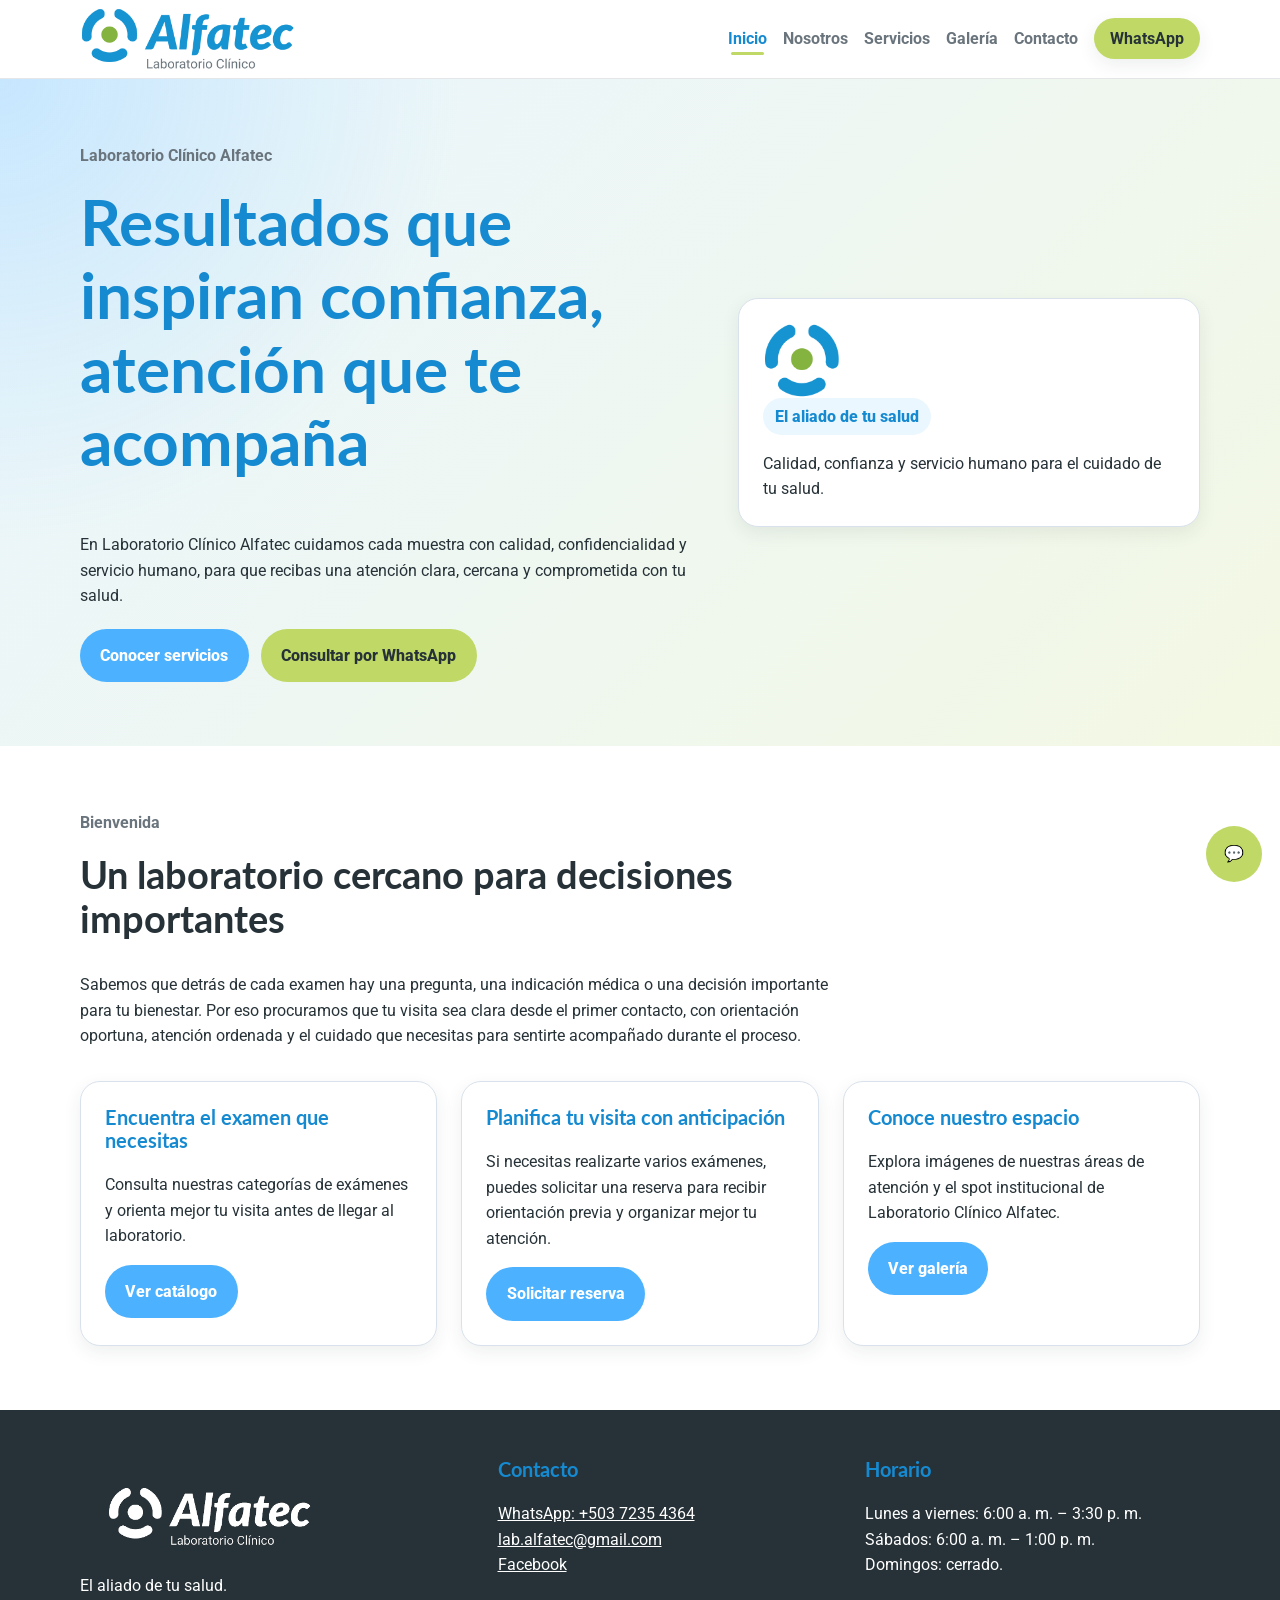
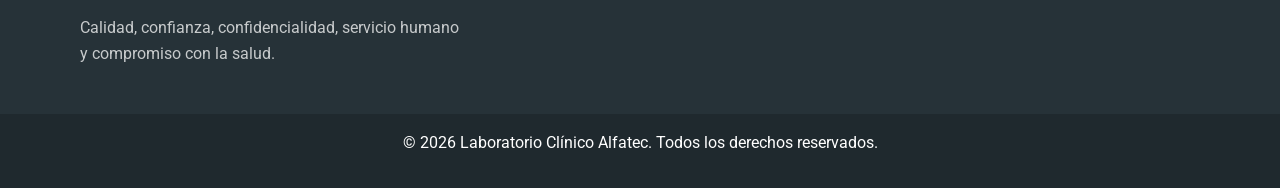
<file: index.html>
<!DOCTYPE html><html lang="en-US"><head><meta charset="UTF-8"><meta name="viewport" content="width=device-width, initial-scale=1.0"><meta name="description" content="Laboratorio Clínico Alfatec en Santa Rosa de Lima. Atención clínica cercana, resultados confiables y orientación para tus exámenes."><meta name="robots" content="index, follow"><meta name="theme-color" content="#4CB2FF"><meta property="og:title" content="Inicio | Laboratorio Clínico Alfatec"><meta property="og:description" content="Laboratorio Clínico Alfatec en Santa Rosa de Lima. Atención clínica cercana, resultados confiables y orientación para tus exámenes."><meta property="og:type" content="website"><meta property="og:site_name" content="Laboratorio Clínico Alfatec"><meta property="og:image" content="img/logo/alfatec_imagotipo_oficial.png"><meta name="twitter:card" content="summary_large_image"><meta name="twitter:title" content="Inicio | Laboratorio Clínico Alfatec"><meta name="twitter:description" content="Laboratorio Clínico Alfatec en Santa Rosa de Lima. Atención clínica cercana, resultados confiables y orientación para tus exámenes."><title>Inicio | Laboratorio Clínico Alfatec</title><link rel="preconnect" href="https://fonts.googleapis.com"><link rel="preconnect" href="https://fonts.gstatic.com" crossorigin><link href="https://fonts.googleapis.com/css2?family=Lato:wght@400;700;900&family=Roboto:wght@400;500;700&display=swap" rel="stylesheet"><link rel="icon" type="image/png" href="img/logo/alfatec_simbolo.png"><link rel="stylesheet" href="css/styles.css"><link rel="stylesheet" href="css/responsive.css"><script type="application/ld+json">{"@context":"https://schema.org","@type":"MedicalBusiness","name":"Laboratorio Clínico Alfatec","slogan":"El aliado de tu salud","telephone":"+503 7235 4364","email":"lab.alfatec@gmail.com","sameAs":["https://www.facebook.com/AlfatecLab/"],"address":{"@type":"PostalAddress","addressLocality":"Santa Rosa de Lima","addressCountry":"SV"},"openingHoursSpecification":[{"@type":"OpeningHoursSpecification","dayOfWeek":["Monday","Tuesday","Wednesday","Thursday","Friday"],"opens":"06:00","closes":"15:30"},{"@type":"OpeningHoursSpecification","dayOfWeek":"Saturday","opens":"06:00","closes":"13:00"}]}</script></head><body><a class="skip-link" href="#main-content">Saltar al contenido principal</a><header class="site-header"><div class="container header-content"><a class="brand" href="index.html" aria-label="Ir al inicio"><img src="img/logo/alfatec_imagotipo_oficial.png" alt="Laboratorio Clínico Alfatec" class="brand-logo"></a><button class="menu-toggle" aria-label="Abrir menú" aria-expanded="false" aria-controls="main-nav">☰</button><nav id="main-nav" class="main-nav" aria-label="Menú principal"><ul><li><a href="index.html" class="is-active" aria-current="page">Inicio</a></li><li><a href="nosotros.html">Nosotros</a></li><li class="has-submenu"><a href="servicios.html">Servicios</a><button class="submenu-toggle" type="button" aria-label="Mostrar opciones" aria-expanded="false">▾</button><ul class="submenu"><li><a href="catalogo.html">Catálogo</a></li><li><a href="registro.html">Registro</a></li><li><a href="reserva.html">Reserva</a></li></ul></li><li class="has-submenu"><a href="galeria.html">Galería</a><button class="submenu-toggle" type="button" aria-label="Mostrar opciones" aria-expanded="false">▾</button><ul class="submenu"><li><a href="spot.html">Spot</a></li></ul></li><li><a href="contacto.html">Contacto</a></li><li><a class="nav-whatsapp" href="https://wa.me/50372354364" target="_blank" rel="noopener">WhatsApp</a></li></ul></nav></div></header><main id="main-content"><section class="page-hero"><div class="container hero-layout"><div><p class="eyebrow">Laboratorio Clínico Alfatec</p><h1>Resultados que inspiran confianza, atención que te acompaña</h1><p>En Laboratorio Clínico Alfatec cuidamos cada muestra con calidad, confidencialidad y servicio humano, para que recibas una atención clara, cercana y comprometida con tu salud.</p><div class="hero-actions"><a class="btn btn-primary" href="servicios.html">Conocer servicios</a><a class="btn btn-accent" href="https://wa.me/50372354364" target="_blank" rel="noopener">Consultar por WhatsApp</a></div></div><div class="hero-card"><img src="img/logo/alfatec_simbolo.png" alt="Símbolo de Laboratorio Clínico Alfatec" class="hero-symbol"><p class="badge badge-primary">El aliado de tu salud</p><p class="mb-0">Calidad, confianza y servicio humano para el cuidado de tu salud.</p></div></div></section><section class="section"><div class="container"><div class="section-header"><p class="eyebrow">Bienvenida</p><h2>Un laboratorio cercano para decisiones importantes</h2><p>Sabemos que detrás de cada examen hay una pregunta, una indicación médica o una decisión importante para tu bienestar. Por eso procuramos que tu visita sea clara desde el primer contacto, con orientación oportuna, atención ordenada y el cuidado que necesitas para sentirte acompañado durante el proceso.</p></div><div class="grid grid-3"><article class="card"><h3>Encuentra el examen que necesitas</h3><p>Consulta nuestras categorías de exámenes y orienta mejor tu visita antes de llegar al laboratorio.</p><a class="btn btn-primary" href="catalogo.html">Ver catálogo</a></article><article class="card"><h3>Planifica tu visita con anticipación</h3><p>Si necesitas realizarte varios exámenes, puedes solicitar una reserva para recibir orientación previa y organizar mejor tu atención.</p><a class="btn btn-primary" href="reserva.html">Solicitar reserva</a></article><article class="card"><h3>Conoce nuestro espacio</h3><p>Explora imágenes de nuestras áreas de atención y el spot institucional de Laboratorio Clínico Alfatec.</p><a class="btn btn-primary" href="galeria.html">Ver galería</a></article></div></div></section></main><footer class="site-footer"><div class="container footer-grid"><div><img src="img/logo/alfatec_imagotipo_invertido.png" alt="Laboratorio Clínico Alfatec" class="footer-logo footer-logo-inverted"><p>El aliado de tu salud.</p><p class="text-footer-muted">Calidad, confianza, confidencialidad, servicio humano y compromiso con la salud.</p></div><div><h3>Contacto</h3><ul class="footer-list"><li><a href="https://wa.me/50372354364" target="_blank" rel="noopener">WhatsApp: +503 7235 4364</a></li><li><a href="mailto:lab.alfatec@gmail.com">lab.alfatec@gmail.com</a></li><li><a href="https://www.facebook.com/AlfatecLab/" target="_blank" rel="noopener">Facebook</a></li></ul></div><div><h3>Horario</h3><ul class="footer-list"><li>Lunes a viernes: 6:00 a. m. – 3:30 p. m.</li><li>Sábados: 6:00 a. m. – 1:00 p. m.</li><li>Domingos: cerrado.</li></ul></div></div><div class="footer-bottom"><p>&copy; 2026 Laboratorio Clínico Alfatec. Todos los derechos reservados.</p></div></footer><a class="floating-whatsapp" href="https://wa.me/50372354364" target="_blank" rel="noopener" aria-label="Contactar por WhatsApp">💬</a><button class="back-to-top" type="button" aria-label="Volver arriba">↑</button><script src="js/main.js"></script></body></html>
</file>
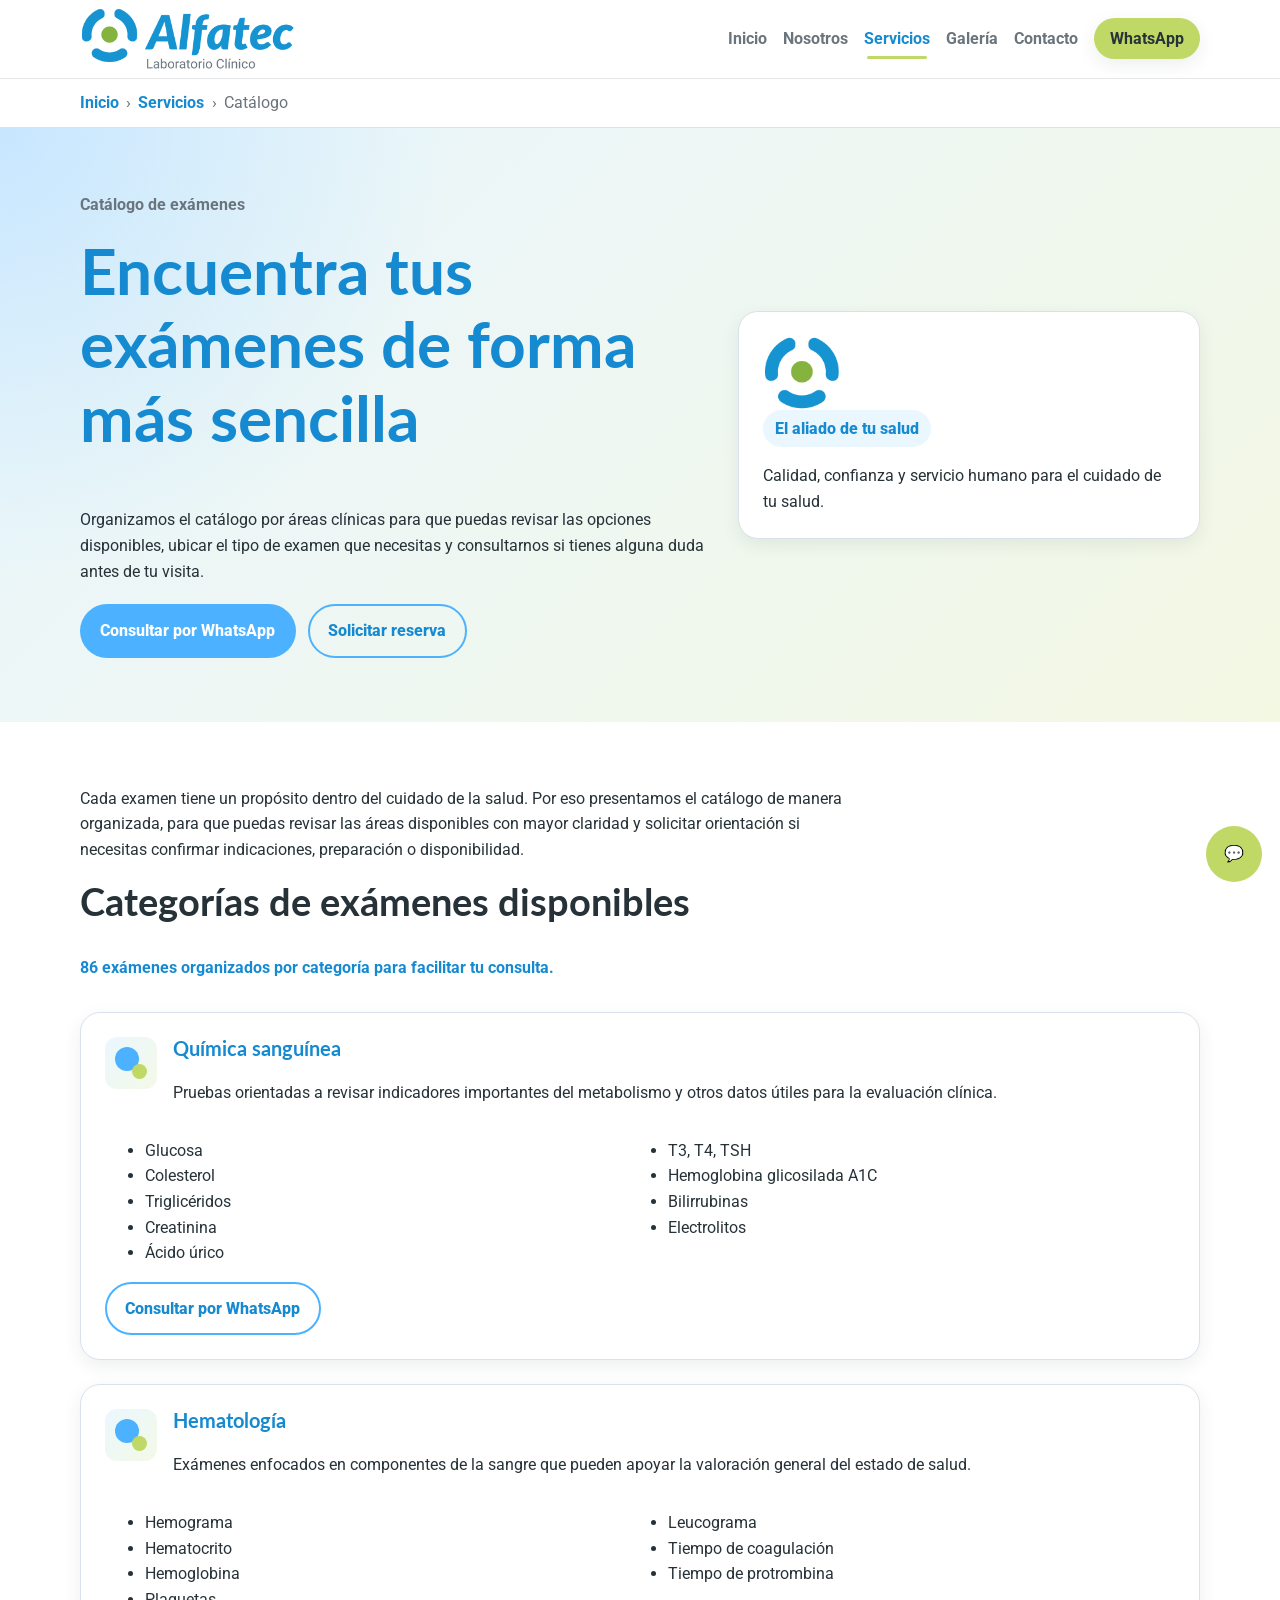
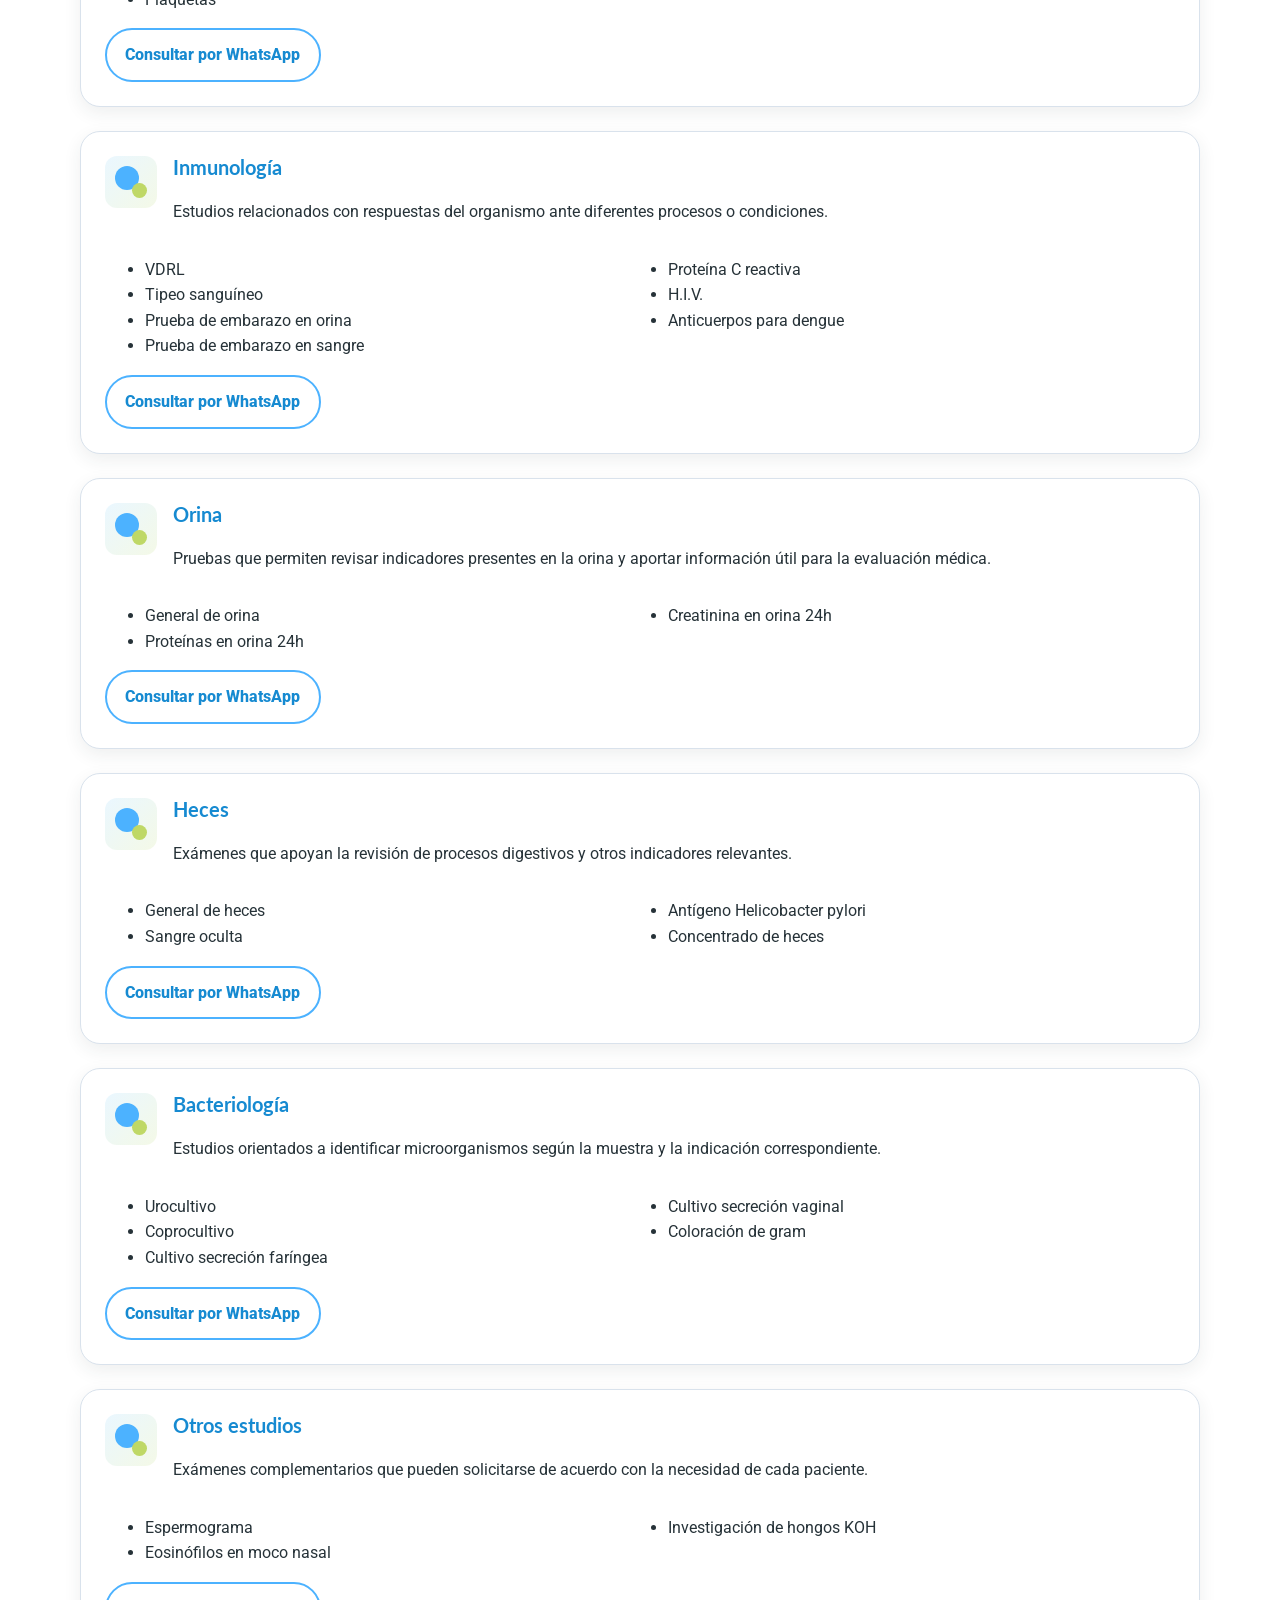
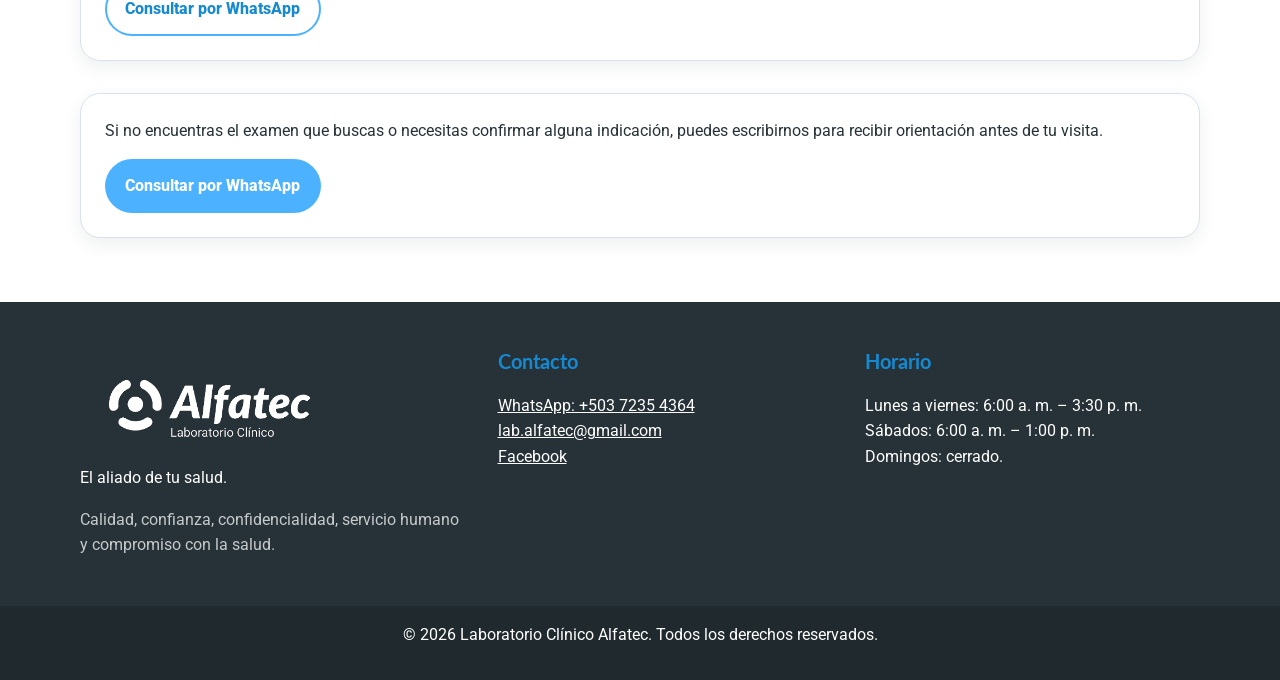
<file: catalogo.html>
<!DOCTYPE html><html lang="en-US"><head><meta charset="UTF-8"><meta name="viewport" content="width=device-width, initial-scale=1.0"><meta name="description" content="Catálogo de exámenes clínicos organizado por categorías para facilitar tu consulta."><meta name="robots" content="index, follow"><meta name="theme-color" content="#4CB2FF"><meta property="og:title" content="Catálogo | Laboratorio Clínico Alfatec"><meta property="og:description" content="Catálogo de exámenes clínicos organizado por categorías para facilitar tu consulta."><meta property="og:type" content="website"><meta property="og:site_name" content="Laboratorio Clínico Alfatec"><meta property="og:image" content="img/logo/alfatec_imagotipo_oficial.png"><meta name="twitter:card" content="summary_large_image"><meta name="twitter:title" content="Catálogo | Laboratorio Clínico Alfatec"><meta name="twitter:description" content="Catálogo de exámenes clínicos organizado por categorías para facilitar tu consulta."><title>Catálogo | Laboratorio Clínico Alfatec</title><link rel="preconnect" href="https://fonts.googleapis.com"><link rel="preconnect" href="https://fonts.gstatic.com" crossorigin><link href="https://fonts.googleapis.com/css2?family=Lato:wght@400;700;900&family=Roboto:wght@400;500;700&display=swap" rel="stylesheet"><link rel="icon" type="image/png" href="img/logo/alfatec_simbolo.png"><link rel="stylesheet" href="css/styles.css"><link rel="stylesheet" href="css/responsive.css"><script type="application/ld+json">{"@context":"https://schema.org","@type":"MedicalBusiness","name":"Laboratorio Clínico Alfatec","slogan":"El aliado de tu salud","telephone":"+503 7235 4364","email":"lab.alfatec@gmail.com","sameAs":["https://www.facebook.com/AlfatecLab/"],"address":{"@type":"PostalAddress","addressLocality":"Santa Rosa de Lima","addressCountry":"SV"},"openingHoursSpecification":[{"@type":"OpeningHoursSpecification","dayOfWeek":["Monday","Tuesday","Wednesday","Thursday","Friday"],"opens":"06:00","closes":"15:30"},{"@type":"OpeningHoursSpecification","dayOfWeek":"Saturday","opens":"06:00","closes":"13:00"}]}</script></head><body><a class="skip-link" href="#main-content">Saltar al contenido principal</a><header class="site-header"><div class="container header-content"><a class="brand" href="index.html" aria-label="Ir al inicio"><img src="img/logo/alfatec_imagotipo_oficial.png" alt="Laboratorio Clínico Alfatec" class="brand-logo"></a><button class="menu-toggle" aria-label="Abrir menú" aria-expanded="false" aria-controls="main-nav">☰</button><nav id="main-nav" class="main-nav" aria-label="Menú principal"><ul><li><a href="index.html">Inicio</a></li><li><a href="nosotros.html">Nosotros</a></li><li class="has-submenu"><a href="servicios.html" class="is-active">Servicios</a><button class="submenu-toggle" type="button" aria-label="Mostrar opciones" aria-expanded="false">▾</button><ul class="submenu"><li><a href="catalogo.html">Catálogo</a></li><li><a href="registro.html">Registro</a></li><li><a href="reserva.html">Reserva</a></li></ul></li><li class="has-submenu"><a href="galeria.html">Galería</a><button class="submenu-toggle" type="button" aria-label="Mostrar opciones" aria-expanded="false">▾</button><ul class="submenu"><li><a href="spot.html">Spot</a></li></ul></li><li><a href="contacto.html">Contacto</a></li><li><a class="nav-whatsapp" href="https://wa.me/50372354364" target="_blank" rel="noopener">WhatsApp</a></li></ul></nav></div></header><nav class="breadcrumb" aria-label="Ruta de navegación"><div class="container"><ol><li><a href="index.html">Inicio</a></li><li><a href="servicios.html">Servicios</a></li><li aria-current="page">Catálogo</li></ol></div></nav><main id="main-content"><section class="page-hero"><div class="container hero-layout"><div><p class="eyebrow">Catálogo de exámenes</p><h1>Encuentra tus exámenes de forma más sencilla</h1><p>Organizamos el catálogo por áreas clínicas para que puedas revisar las opciones disponibles, ubicar el tipo de examen que necesitas y consultarnos si tienes alguna duda antes de tu visita.</p><div class="hero-actions"><a class="btn btn-primary" href="https://wa.me/50372354364" target="_blank" rel="noopener">Consultar por WhatsApp</a><a class="btn btn-outline" href="reserva.html">Solicitar reserva</a></div></div><div class="hero-card"><img src="img/logo/alfatec_simbolo.png" alt="Símbolo de Laboratorio Clínico Alfatec" class="hero-symbol"><p class="badge badge-primary">El aliado de tu salud</p><p class="mb-0">Calidad, confianza y servicio humano para el cuidado de tu salud.</p></div></div></section><section class="section"><div class="container"><div class="section-header"><p>Cada examen tiene un propósito dentro del cuidado de la salud. Por eso presentamos el catálogo de manera organizada, para que puedas revisar las áreas disponibles con mayor claridad y solicitar orientación si necesitas confirmar indicaciones, preparación o disponibilidad.</p><h2>Categorías de exámenes disponibles</h2><p class="counter-text">86 exámenes organizados por categoría para facilitar tu consulta.</p></div><div class="catalog-grid"><article class="card catalog-card"><div class="catalog-card-header"><span class="card-icon abstract-icon" aria-hidden="true"></span><div><h3>Química sanguínea</h3><p>Pruebas orientadas a revisar indicadores importantes del metabolismo y otros datos útiles para la evaluación clínica.</p></div></div><ul class="catalog-list"><li>Glucosa</li><li>Colesterol</li><li>Triglicéridos</li><li>Creatinina</li><li>Ácido úrico</li><li>T3, T4, TSH</li><li>Hemoglobina glicosilada A1C</li><li>Bilirrubinas</li><li>Electrolitos</li></ul><a class="btn btn-outline" href="https://wa.me/50372354364" target="_blank" rel="noopener">Consultar por WhatsApp</a></article><article class="card catalog-card"><div class="catalog-card-header"><span class="card-icon abstract-icon" aria-hidden="true"></span><div><h3>Hematología</h3><p>Exámenes enfocados en componentes de la sangre que pueden apoyar la valoración general del estado de salud.</p></div></div><ul class="catalog-list"><li>Hemograma</li><li>Hematocrito</li><li>Hemoglobina</li><li>Plaquetas</li><li>Leucograma</li><li>Tiempo de coagulación</li><li>Tiempo de protrombina</li></ul><a class="btn btn-outline" href="https://wa.me/50372354364" target="_blank" rel="noopener">Consultar por WhatsApp</a></article><article class="card catalog-card"><div class="catalog-card-header"><span class="card-icon abstract-icon" aria-hidden="true"></span><div><h3>Inmunología</h3><p>Estudios relacionados con respuestas del organismo ante diferentes procesos o condiciones.</p></div></div><ul class="catalog-list"><li>VDRL</li><li>Tipeo sanguíneo</li><li>Prueba de embarazo en orina</li><li>Prueba de embarazo en sangre</li><li>Proteína C reactiva</li><li>H.I.V.</li><li>Anticuerpos para dengue</li></ul><a class="btn btn-outline" href="https://wa.me/50372354364" target="_blank" rel="noopener">Consultar por WhatsApp</a></article><article class="card catalog-card"><div class="catalog-card-header"><span class="card-icon abstract-icon" aria-hidden="true"></span><div><h3>Orina</h3><p>Pruebas que permiten revisar indicadores presentes en la orina y aportar información útil para la evaluación médica.</p></div></div><ul class="catalog-list"><li>General de orina</li><li>Proteínas en orina 24h</li><li>Creatinina en orina 24h</li></ul><a class="btn btn-outline" href="https://wa.me/50372354364" target="_blank" rel="noopener">Consultar por WhatsApp</a></article><article class="card catalog-card"><div class="catalog-card-header"><span class="card-icon abstract-icon" aria-hidden="true"></span><div><h3>Heces</h3><p>Exámenes que apoyan la revisión de procesos digestivos y otros indicadores relevantes.</p></div></div><ul class="catalog-list"><li>General de heces</li><li>Sangre oculta</li><li>Antígeno Helicobacter pylori</li><li>Concentrado de heces</li></ul><a class="btn btn-outline" href="https://wa.me/50372354364" target="_blank" rel="noopener">Consultar por WhatsApp</a></article><article class="card catalog-card"><div class="catalog-card-header"><span class="card-icon abstract-icon" aria-hidden="true"></span><div><h3>Bacteriología</h3><p>Estudios orientados a identificar microorganismos según la muestra y la indicación correspondiente.</p></div></div><ul class="catalog-list"><li>Urocultivo</li><li>Coprocultivo</li><li>Cultivo secreción faríngea</li><li>Cultivo secreción vaginal</li><li>Coloración de gram</li></ul><a class="btn btn-outline" href="https://wa.me/50372354364" target="_blank" rel="noopener">Consultar por WhatsApp</a></article><article class="card catalog-card"><div class="catalog-card-header"><span class="card-icon abstract-icon" aria-hidden="true"></span><div><h3>Otros estudios</h3><p>Exámenes complementarios que pueden solicitarse de acuerdo con la necesidad de cada paciente.</p></div></div><ul class="catalog-list"><li>Espermograma</li><li>Eosinófilos en moco nasal</li><li>Investigación de hongos KOH</li></ul><a class="btn btn-outline" href="https://wa.me/50372354364" target="_blank" rel="noopener">Consultar por WhatsApp</a></article></div><div class="closing-card"><p>Si no encuentras el examen que buscas o necesitas confirmar alguna indicación, puedes escribirnos para recibir orientación antes de tu visita.</p><a class="btn btn-primary" href="https://wa.me/50372354364" target="_blank" rel="noopener">Consultar por WhatsApp</a></div></div></section></main><footer class="site-footer"><div class="container footer-grid"><div><img src="img/logo/alfatec_imagotipo_invertido.png" alt="Laboratorio Clínico Alfatec" class="footer-logo footer-logo-inverted"><p>El aliado de tu salud.</p><p class="text-footer-muted">Calidad, confianza, confidencialidad, servicio humano y compromiso con la salud.</p></div><div><h3>Contacto</h3><ul class="footer-list"><li><a href="https://wa.me/50372354364" target="_blank" rel="noopener">WhatsApp: +503 7235 4364</a></li><li><a href="mailto:lab.alfatec@gmail.com">lab.alfatec@gmail.com</a></li><li><a href="https://www.facebook.com/AlfatecLab/" target="_blank" rel="noopener">Facebook</a></li></ul></div><div><h3>Horario</h3><ul class="footer-list"><li>Lunes a viernes: 6:00 a. m. – 3:30 p. m.</li><li>Sábados: 6:00 a. m. – 1:00 p. m.</li><li>Domingos: cerrado.</li></ul></div></div><div class="footer-bottom"><p>&copy; 2026 Laboratorio Clínico Alfatec. Todos los derechos reservados.</p></div></footer><a class="floating-whatsapp" href="https://wa.me/50372354364" target="_blank" rel="noopener" aria-label="Contactar por WhatsApp">💬</a><button class="back-to-top" type="button" aria-label="Volver arriba">↑</button><script src="js/main.js"></script></body></html>
</file>
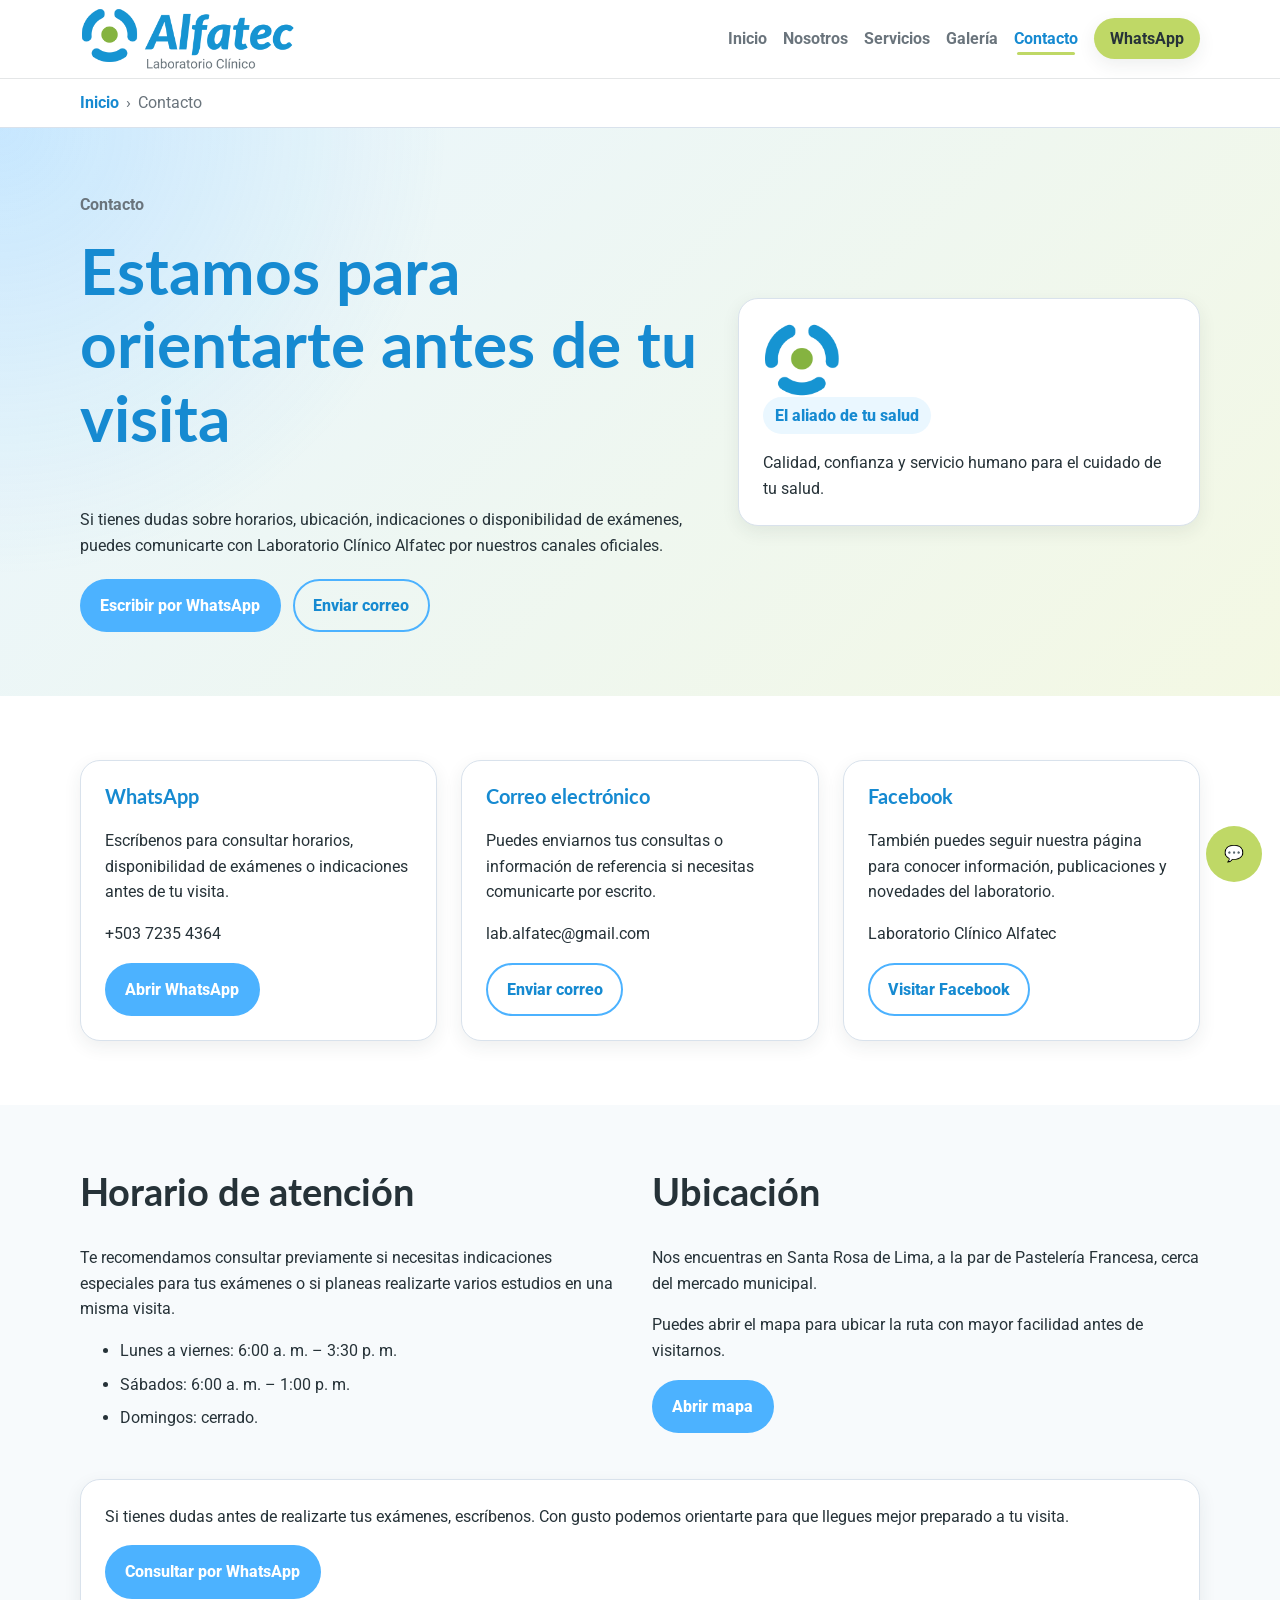
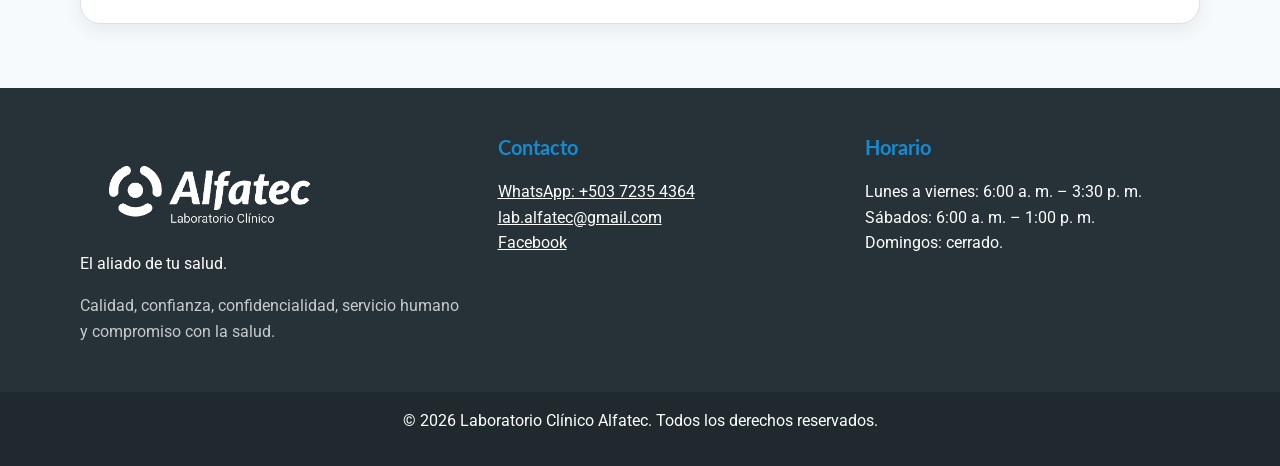
<file: contacto.html>
<!DOCTYPE html><html lang="en-US"><head><meta charset="UTF-8"><meta name="viewport" content="width=device-width, initial-scale=1.0"><meta name="description" content="Canales de contacto, horario y ubicación de Laboratorio Clínico Alfatec."><meta name="robots" content="index, follow"><meta name="theme-color" content="#4CB2FF"><meta property="og:title" content="Contacto | Laboratorio Clínico Alfatec"><meta property="og:description" content="Canales de contacto, horario y ubicación de Laboratorio Clínico Alfatec."><meta property="og:type" content="website"><meta property="og:site_name" content="Laboratorio Clínico Alfatec"><meta property="og:image" content="img/logo/alfatec_imagotipo_oficial.png"><meta name="twitter:card" content="summary_large_image"><meta name="twitter:title" content="Contacto | Laboratorio Clínico Alfatec"><meta name="twitter:description" content="Canales de contacto, horario y ubicación de Laboratorio Clínico Alfatec."><title>Contacto | Laboratorio Clínico Alfatec</title><link rel="preconnect" href="https://fonts.googleapis.com"><link rel="preconnect" href="https://fonts.gstatic.com" crossorigin><link href="https://fonts.googleapis.com/css2?family=Lato:wght@400;700;900&family=Roboto:wght@400;500;700&display=swap" rel="stylesheet"><link rel="icon" type="image/png" href="img/logo/alfatec_simbolo.png"><link rel="stylesheet" href="css/styles.css"><link rel="stylesheet" href="css/responsive.css"><script type="application/ld+json">{"@context":"https://schema.org","@type":"MedicalBusiness","name":"Laboratorio Clínico Alfatec","slogan":"El aliado de tu salud","telephone":"+503 7235 4364","email":"lab.alfatec@gmail.com","sameAs":["https://www.facebook.com/AlfatecLab/"],"address":{"@type":"PostalAddress","addressLocality":"Santa Rosa de Lima","addressCountry":"SV"},"openingHoursSpecification":[{"@type":"OpeningHoursSpecification","dayOfWeek":["Monday","Tuesday","Wednesday","Thursday","Friday"],"opens":"06:00","closes":"15:30"},{"@type":"OpeningHoursSpecification","dayOfWeek":"Saturday","opens":"06:00","closes":"13:00"}]}</script></head><body><a class="skip-link" href="#main-content">Saltar al contenido principal</a><header class="site-header"><div class="container header-content"><a class="brand" href="index.html" aria-label="Ir al inicio"><img src="img/logo/alfatec_imagotipo_oficial.png" alt="Laboratorio Clínico Alfatec" class="brand-logo"></a><button class="menu-toggle" aria-label="Abrir menú" aria-expanded="false" aria-controls="main-nav">☰</button><nav id="main-nav" class="main-nav" aria-label="Menú principal"><ul><li><a href="index.html">Inicio</a></li><li><a href="nosotros.html">Nosotros</a></li><li class="has-submenu"><a href="servicios.html">Servicios</a><button class="submenu-toggle" type="button" aria-label="Mostrar opciones" aria-expanded="false">▾</button><ul class="submenu"><li><a href="catalogo.html">Catálogo</a></li><li><a href="registro.html">Registro</a></li><li><a href="reserva.html">Reserva</a></li></ul></li><li class="has-submenu"><a href="galeria.html">Galería</a><button class="submenu-toggle" type="button" aria-label="Mostrar opciones" aria-expanded="false">▾</button><ul class="submenu"><li><a href="spot.html">Spot</a></li></ul></li><li><a href="contacto.html" class="is-active" aria-current="page">Contacto</a></li><li><a class="nav-whatsapp" href="https://wa.me/50372354364" target="_blank" rel="noopener">WhatsApp</a></li></ul></nav></div></header><nav class="breadcrumb" aria-label="Ruta de navegación"><div class="container"><ol><li><a href="index.html">Inicio</a></li><li aria-current="page">Contacto</li></ol></div></nav><main id="main-content"><section class="page-hero"><div class="container hero-layout"><div><p class="eyebrow">Contacto</p><h1>Estamos para orientarte antes de tu visita</h1><p>Si tienes dudas sobre horarios, ubicación, indicaciones o disponibilidad de exámenes, puedes comunicarte con Laboratorio Clínico Alfatec por nuestros canales oficiales.</p><div class="hero-actions"><a class="btn btn-primary" href="https://wa.me/50372354364" target="_blank" rel="noopener">Escribir por WhatsApp</a><a class="btn btn-outline" href="mailto:lab.alfatec@gmail.com">Enviar correo</a></div></div><div class="hero-card"><img src="img/logo/alfatec_simbolo.png" alt="Símbolo de Laboratorio Clínico Alfatec" class="hero-symbol"><p class="badge badge-primary">El aliado de tu salud</p><p class="mb-0">Calidad, confianza y servicio humano para el cuidado de tu salud.</p></div></div></section><section class="section"><div class="container"><div class="grid grid-3"><article class="card"><h3>WhatsApp</h3><p>Escríbenos para consultar horarios, disponibilidad de exámenes o indicaciones antes de tu visita.</p><p>+503 7235 4364</p><a class="btn btn-primary" href="https://wa.me/50372354364" target="_blank" rel="noopener">Abrir WhatsApp</a></article><article class="card"><h3>Correo electrónico</h3><p>Puedes enviarnos tus consultas o información de referencia si necesitas comunicarte por escrito.</p><p>lab.alfatec@gmail.com</p><a class="btn btn-outline" href="mailto:lab.alfatec@gmail.com">Enviar correo</a></article><article class="card"><h3>Facebook</h3><p>También puedes seguir nuestra página para conocer información, publicaciones y novedades del laboratorio.</p><p>Laboratorio Clínico Alfatec</p><a class="btn btn-outline" href="https://www.facebook.com/AlfatecLab/" target="_blank" rel="noopener">Visitar Facebook</a></article></div></div></section><section class="section section-soft"><div class="container"><div class="grid grid-2"><div><h2>Horario de atención</h2><p>Te recomendamos consultar previamente si necesitas indicaciones especiales para tus exámenes o si planeas realizarte varios estudios en una misma visita.</p><ul class="card-list"><li>Lunes a viernes: 6:00 a. m. – 3:30 p. m.</li><li>Sábados: 6:00 a. m. – 1:00 p. m.</li><li>Domingos: cerrado.</li></ul></div><div><h2>Ubicación</h2><p>Nos encuentras en Santa Rosa de Lima, a la par de Pastelería Francesa, cerca del mercado municipal.</p><p>Puedes abrir el mapa para ubicar la ruta con mayor facilidad antes de visitarnos.</p><a class="btn btn-primary" href="https://maps.app.goo.gl/udijSgWUCnwWKNxc7" target="_blank" rel="noopener">Abrir mapa</a></div></div><div class="closing-card"><p>Si tienes dudas antes de realizarte tus exámenes, escríbenos. Con gusto podemos orientarte para que llegues mejor preparado a tu visita.</p><a class="btn btn-primary" href="https://wa.me/50372354364" target="_blank" rel="noopener">Consultar por WhatsApp</a></div></div></section></main><footer class="site-footer"><div class="container footer-grid"><div><img src="img/logo/alfatec_imagotipo_invertido.png" alt="Laboratorio Clínico Alfatec" class="footer-logo footer-logo-inverted"><p>El aliado de tu salud.</p><p class="text-footer-muted">Calidad, confianza, confidencialidad, servicio humano y compromiso con la salud.</p></div><div><h3>Contacto</h3><ul class="footer-list"><li><a href="https://wa.me/50372354364" target="_blank" rel="noopener">WhatsApp: +503 7235 4364</a></li><li><a href="mailto:lab.alfatec@gmail.com">lab.alfatec@gmail.com</a></li><li><a href="https://www.facebook.com/AlfatecLab/" target="_blank" rel="noopener">Facebook</a></li></ul></div><div><h3>Horario</h3><ul class="footer-list"><li>Lunes a viernes: 6:00 a. m. – 3:30 p. m.</li><li>Sábados: 6:00 a. m. – 1:00 p. m.</li><li>Domingos: cerrado.</li></ul></div></div><div class="footer-bottom"><p>&copy; 2026 Laboratorio Clínico Alfatec. Todos los derechos reservados.</p></div></footer><a class="floating-whatsapp" href="https://wa.me/50372354364" target="_blank" rel="noopener" aria-label="Contactar por WhatsApp">💬</a><button class="back-to-top" type="button" aria-label="Volver arriba">↑</button><script src="js/main.js"></script></body></html>
</file>
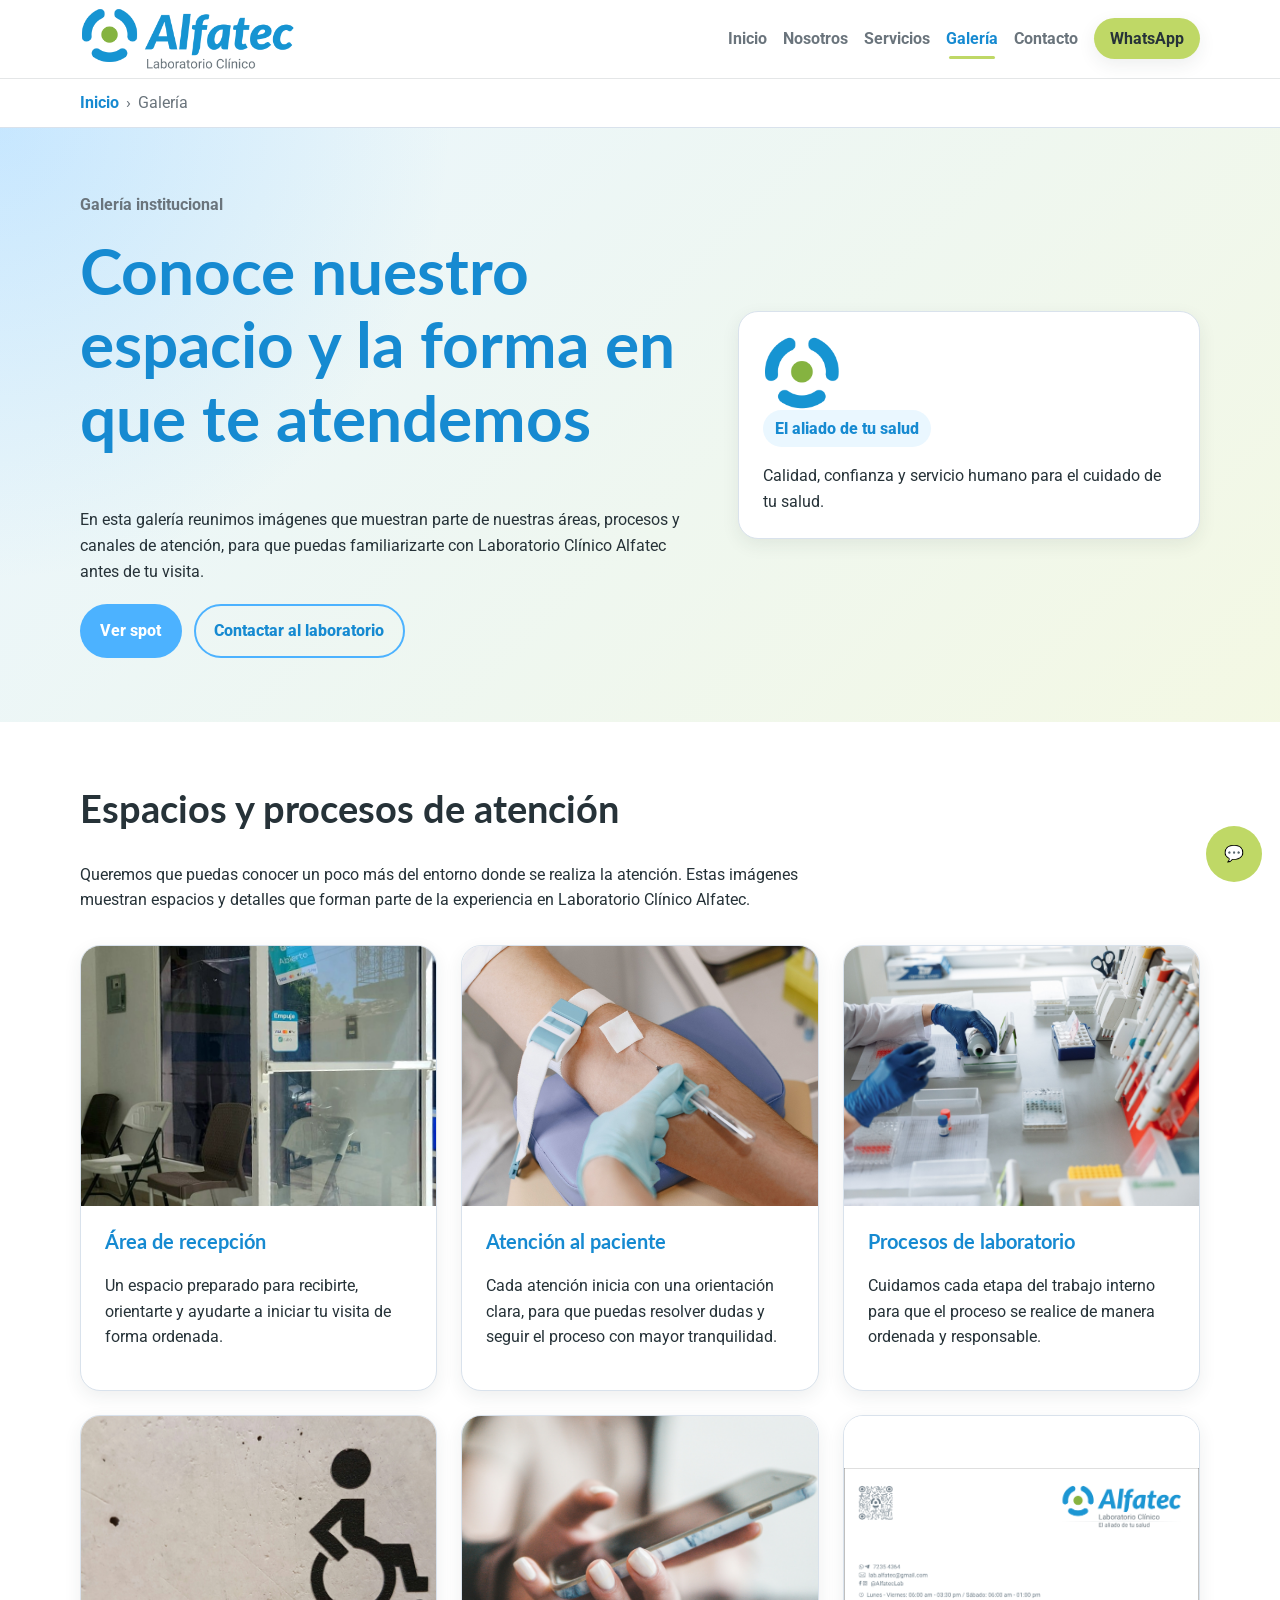
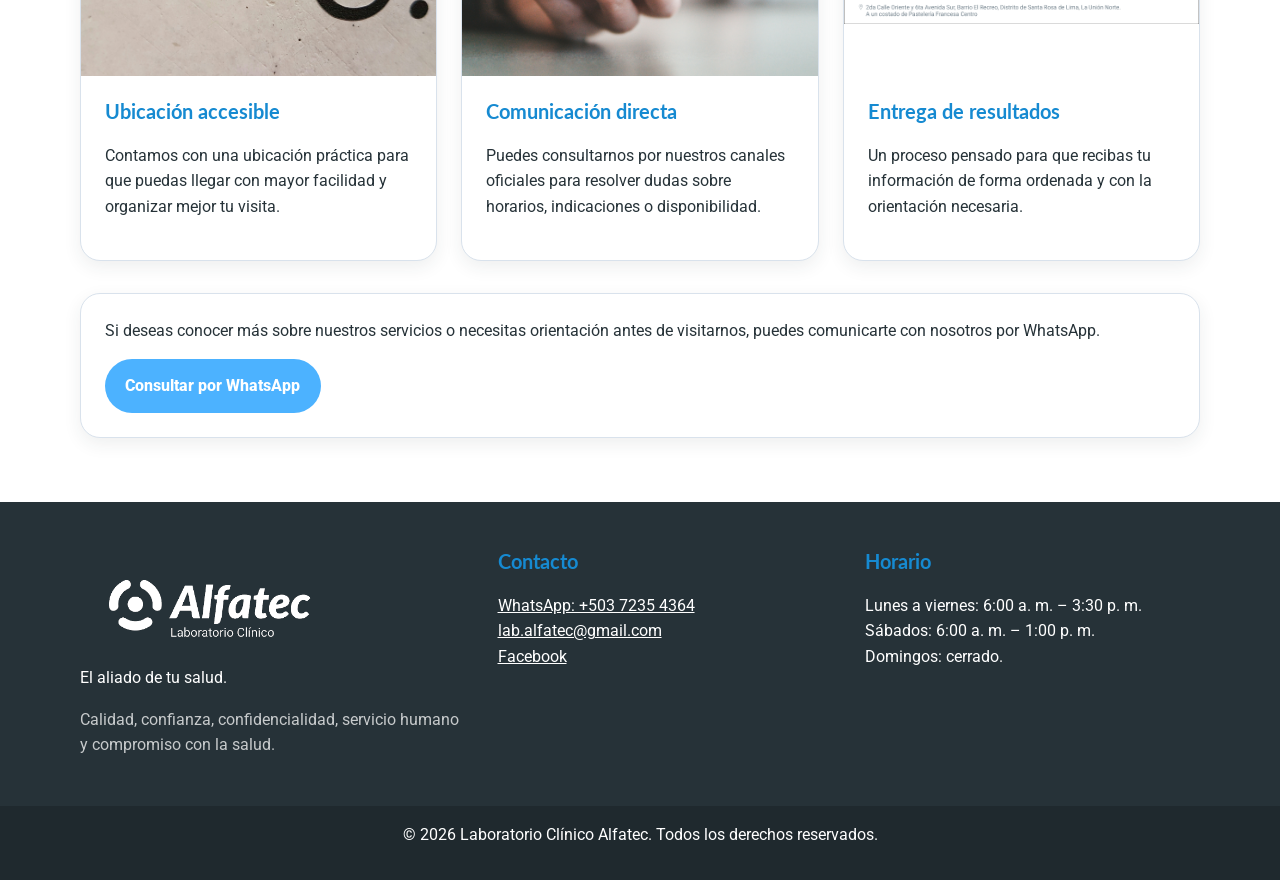
<file: galeria.html>
<!DOCTYPE html><html lang="en-US"><head><meta charset="UTF-8"><meta name="viewport" content="width=device-width, initial-scale=1.0"><meta name="description" content="Galería de espacios, procesos y canales de atención de Laboratorio Clínico Alfatec."><meta name="robots" content="index, follow"><meta name="theme-color" content="#4CB2FF"><meta property="og:title" content="Galería | Laboratorio Clínico Alfatec"><meta property="og:description" content="Galería de espacios, procesos y canales de atención de Laboratorio Clínico Alfatec."><meta property="og:type" content="website"><meta property="og:site_name" content="Laboratorio Clínico Alfatec"><meta property="og:image" content="img/logo/alfatec_imagotipo_oficial.png"><meta name="twitter:card" content="summary_large_image"><meta name="twitter:title" content="Galería | Laboratorio Clínico Alfatec"><meta name="twitter:description" content="Galería de espacios, procesos y canales de atención de Laboratorio Clínico Alfatec."><title>Galería | Laboratorio Clínico Alfatec</title><link rel="preconnect" href="https://fonts.googleapis.com"><link rel="preconnect" href="https://fonts.gstatic.com" crossorigin><link href="https://fonts.googleapis.com/css2?family=Lato:wght@400;700;900&family=Roboto:wght@400;500;700&display=swap" rel="stylesheet"><link rel="icon" type="image/png" href="img/logo/alfatec_simbolo.png"><link rel="stylesheet" href="css/styles.css"><link rel="stylesheet" href="css/responsive.css"><script type="application/ld+json">{"@context":"https://schema.org","@type":"MedicalBusiness","name":"Laboratorio Clínico Alfatec","slogan":"El aliado de tu salud","telephone":"+503 7235 4364","email":"lab.alfatec@gmail.com","sameAs":["https://www.facebook.com/AlfatecLab/"],"address":{"@type":"PostalAddress","addressLocality":"Santa Rosa de Lima","addressCountry":"SV"},"openingHoursSpecification":[{"@type":"OpeningHoursSpecification","dayOfWeek":["Monday","Tuesday","Wednesday","Thursday","Friday"],"opens":"06:00","closes":"15:30"},{"@type":"OpeningHoursSpecification","dayOfWeek":"Saturday","opens":"06:00","closes":"13:00"}]}</script></head><body><a class="skip-link" href="#main-content">Saltar al contenido principal</a><header class="site-header"><div class="container header-content"><a class="brand" href="index.html" aria-label="Ir al inicio"><img src="img/logo/alfatec_imagotipo_oficial.png" alt="Laboratorio Clínico Alfatec" class="brand-logo"></a><button class="menu-toggle" aria-label="Abrir menú" aria-expanded="false" aria-controls="main-nav">☰</button><nav id="main-nav" class="main-nav" aria-label="Menú principal"><ul><li><a href="index.html">Inicio</a></li><li><a href="nosotros.html">Nosotros</a></li><li class="has-submenu"><a href="servicios.html">Servicios</a><button class="submenu-toggle" type="button" aria-label="Mostrar opciones" aria-expanded="false">▾</button><ul class="submenu"><li><a href="catalogo.html">Catálogo</a></li><li><a href="registro.html">Registro</a></li><li><a href="reserva.html">Reserva</a></li></ul></li><li class="has-submenu"><a href="galeria.html" class="is-active" aria-current="page">Galería</a><button class="submenu-toggle" type="button" aria-label="Mostrar opciones" aria-expanded="false">▾</button><ul class="submenu"><li><a href="spot.html">Spot</a></li></ul></li><li><a href="contacto.html">Contacto</a></li><li><a class="nav-whatsapp" href="https://wa.me/50372354364" target="_blank" rel="noopener">WhatsApp</a></li></ul></nav></div></header><nav class="breadcrumb" aria-label="Ruta de navegación"><div class="container"><ol><li><a href="index.html">Inicio</a></li><li aria-current="page">Galería</li></ol></div></nav><main id="main-content"><section class="page-hero"><div class="container hero-layout"><div><p class="eyebrow">Galería institucional</p><h1>Conoce nuestro espacio y la forma en que te atendemos</h1><p>En esta galería reunimos imágenes que muestran parte de nuestras áreas, procesos y canales de atención, para que puedas familiarizarte con Laboratorio Clínico Alfatec antes de tu visita.</p><div class="hero-actions"><a class="btn btn-primary" href="spot.html">Ver spot</a><a class="btn btn-outline" href="contacto.html">Contactar al laboratorio</a></div></div><div class="hero-card"><img src="img/logo/alfatec_simbolo.png" alt="Símbolo de Laboratorio Clínico Alfatec" class="hero-symbol"><p class="badge badge-primary">El aliado de tu salud</p><p class="mb-0">Calidad, confianza y servicio humano para el cuidado de tu salud.</p></div></div></section><section class="section"><div class="container"><div class="section-header"><h2>Espacios y procesos de atención</h2><p>Queremos que puedas conocer un poco más del entorno donde se realiza la atención. Estas imágenes muestran espacios y detalles que forman parte de la experiencia en Laboratorio Clínico Alfatec.</p></div><div class="grid grid-3 gallery-grid"><article class="card media-card"><img src="img/galeria/alfatec_recepcion.jpg" alt="Área de recepción" class="gallery-image" loading="lazy"><div class="media-card-content"><h3>Área de recepción</h3><p>Un espacio preparado para recibirte, orientarte y ayudarte a iniciar tu visita de forma ordenada.</p></div></article><article class="card media-card"><img src="img/galeria/toma_muestra.jpg" alt="Atención al paciente" class="gallery-image" loading="lazy"><div class="media-card-content"><h3>Atención al paciente</h3><p>Cada atención inicia con una orientación clara, para que puedas resolver dudas y seguir el proceso con mayor tranquilidad.</p></div></article><article class="card media-card"><img src="img/galeria/proceso.jpg" alt="Procesos de laboratorio" class="gallery-image" loading="lazy"><div class="media-card-content"><h3>Procesos de laboratorio</h3><p>Cuidamos cada etapa del trabajo interno para que el proceso se realice de manera ordenada y responsable.</p></div></article><article class="card media-card"><img src="img/galeria/accesible.jpg" alt="Ubicación accesible" class="gallery-image" loading="lazy"><div class="media-card-content"><h3>Ubicación accesible</h3><p>Contamos con una ubicación práctica para que puedas llegar con mayor facilidad y organizar mejor tu visita.</p></div></article><article class="card media-card"><img src="img/galeria/comunicacion.jpg" alt="Comunicación directa" class="gallery-image" loading="lazy"><div class="media-card-content"><h3>Comunicación directa</h3><p>Puedes consultarnos por nuestros canales oficiales para resolver dudas sobre horarios, indicaciones o disponibilidad.</p></div></article><article class="card media-card"><img src="img/galeria/alfatec_envelope.png" alt="Entrega de resultados" class="gallery-image gallery-image-contain" loading="lazy"><div class="media-card-content"><h3>Entrega de resultados</h3><p>Un proceso pensado para que recibas tu información de forma ordenada y con la orientación necesaria.</p></div></article></div><div class="closing-card"><p>Si deseas conocer más sobre nuestros servicios o necesitas orientación antes de visitarnos, puedes comunicarte con nosotros por WhatsApp.</p><a class="btn btn-primary" href="https://wa.me/50372354364" target="_blank" rel="noopener">Consultar por WhatsApp</a></div></div></section></main><footer class="site-footer"><div class="container footer-grid"><div><img src="img/logo/alfatec_imagotipo_invertido.png" alt="Laboratorio Clínico Alfatec" class="footer-logo footer-logo-inverted"><p>El aliado de tu salud.</p><p class="text-footer-muted">Calidad, confianza, confidencialidad, servicio humano y compromiso con la salud.</p></div><div><h3>Contacto</h3><ul class="footer-list"><li><a href="https://wa.me/50372354364" target="_blank" rel="noopener">WhatsApp: +503 7235 4364</a></li><li><a href="mailto:lab.alfatec@gmail.com">lab.alfatec@gmail.com</a></li><li><a href="https://www.facebook.com/AlfatecLab/" target="_blank" rel="noopener">Facebook</a></li></ul></div><div><h3>Horario</h3><ul class="footer-list"><li>Lunes a viernes: 6:00 a. m. – 3:30 p. m.</li><li>Sábados: 6:00 a. m. – 1:00 p. m.</li><li>Domingos: cerrado.</li></ul></div></div><div class="footer-bottom"><p>&copy; 2026 Laboratorio Clínico Alfatec. Todos los derechos reservados.</p></div></footer><a class="floating-whatsapp" href="https://wa.me/50372354364" target="_blank" rel="noopener" aria-label="Contactar por WhatsApp">💬</a><button class="back-to-top" type="button" aria-label="Volver arriba">↑</button><script src="js/main.js"></script></body></html>
</file>
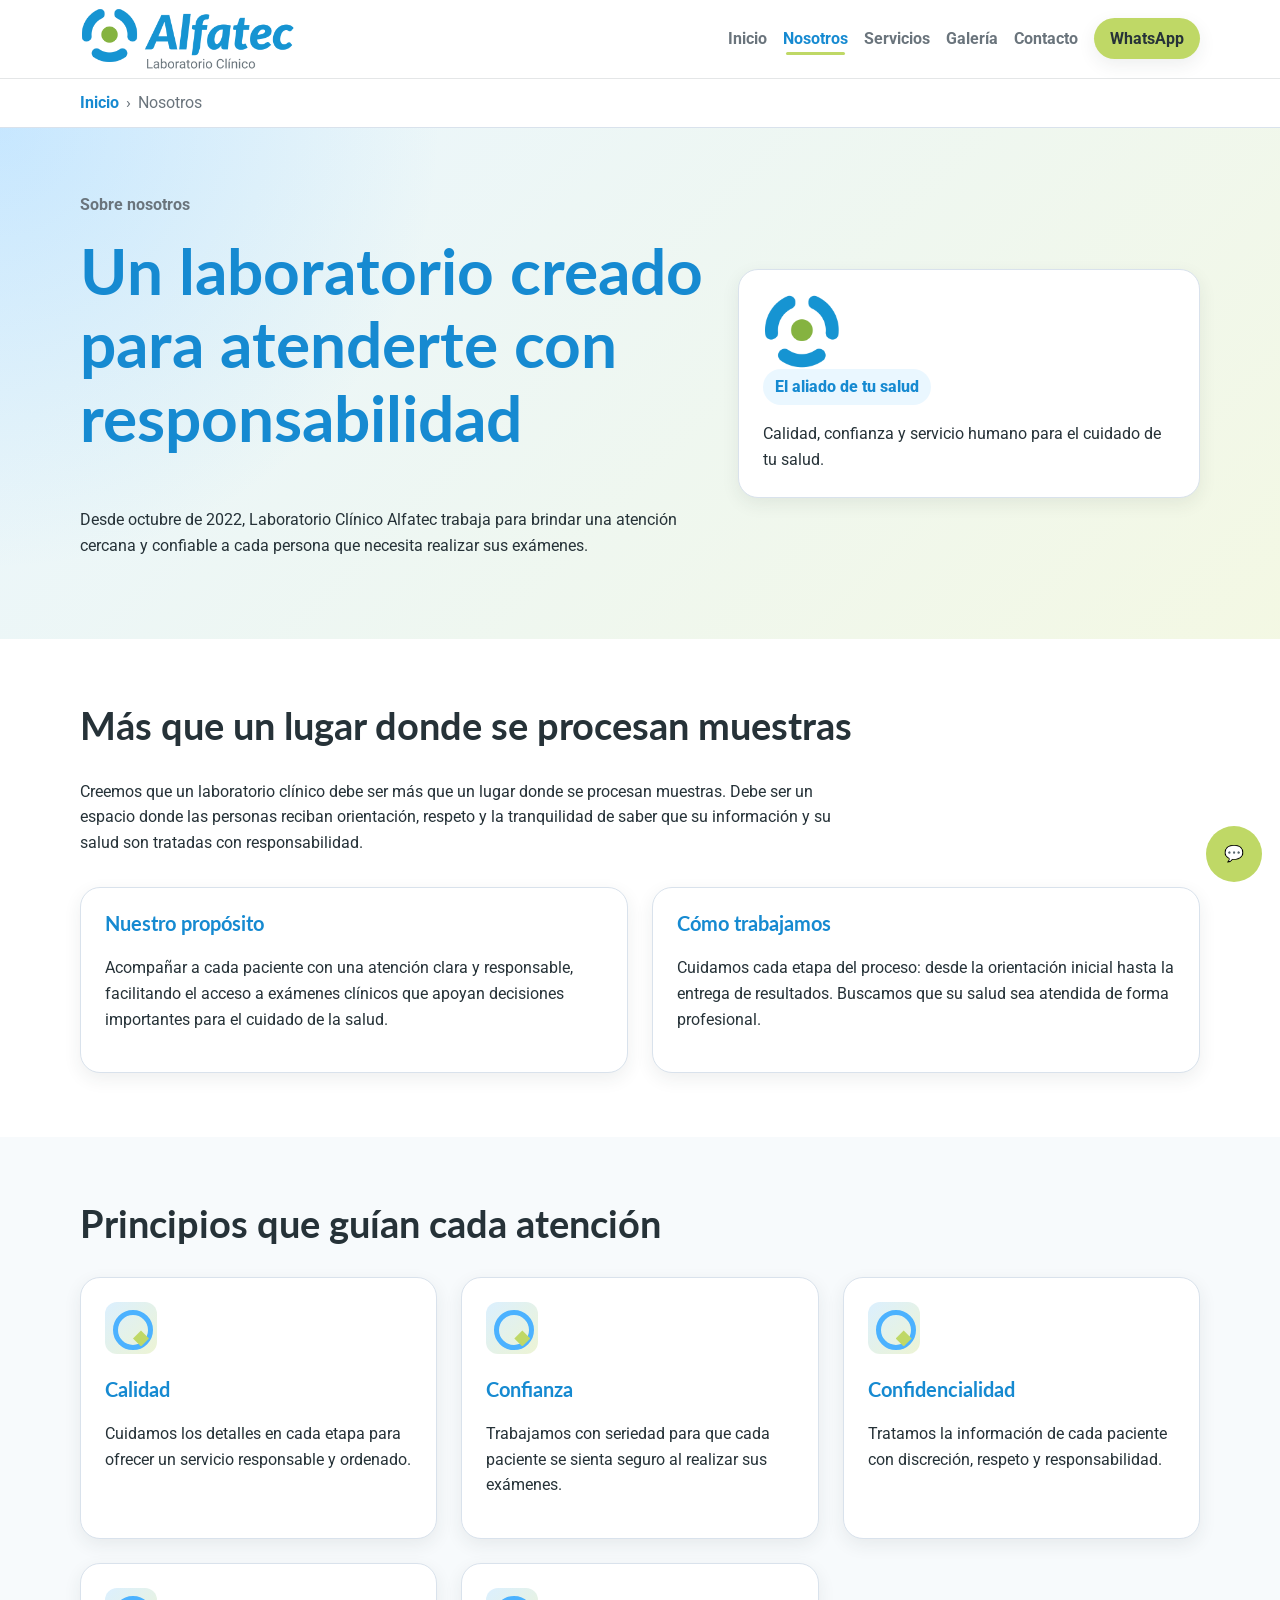
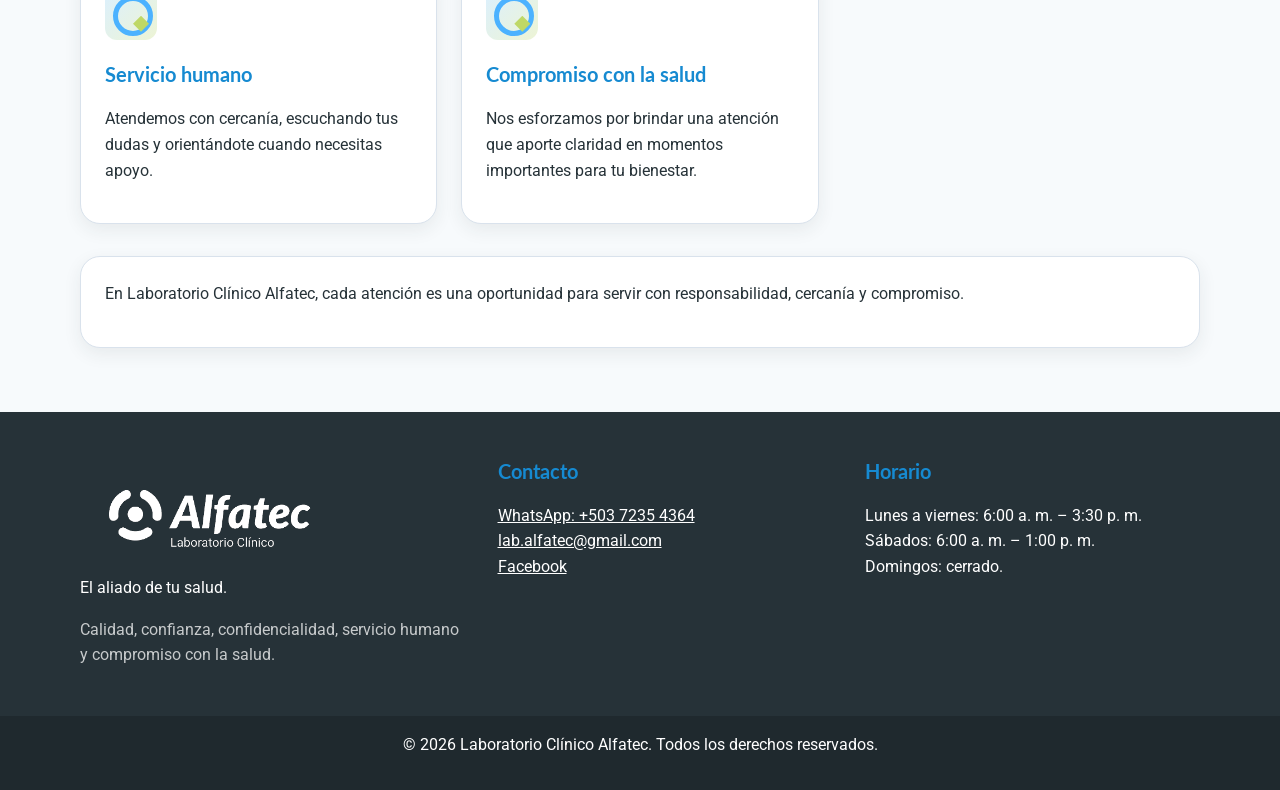
<file: nosotros.html>
<!DOCTYPE html><html lang="en-US"><head><meta charset="UTF-8"><meta name="viewport" content="width=device-width, initial-scale=1.0"><meta name="description" content="Conoce la historia, propósito y valores de Laboratorio Clínico Alfatec."><meta name="robots" content="index, follow"><meta name="theme-color" content="#4CB2FF"><meta property="og:title" content="Nosotros | Laboratorio Clínico Alfatec"><meta property="og:description" content="Conoce la historia, propósito y valores de Laboratorio Clínico Alfatec."><meta property="og:type" content="website"><meta property="og:site_name" content="Laboratorio Clínico Alfatec"><meta property="og:image" content="img/logo/alfatec_imagotipo_oficial.png"><meta name="twitter:card" content="summary_large_image"><meta name="twitter:title" content="Nosotros | Laboratorio Clínico Alfatec"><meta name="twitter:description" content="Conoce la historia, propósito y valores de Laboratorio Clínico Alfatec."><title>Nosotros | Laboratorio Clínico Alfatec</title><link rel="preconnect" href="https://fonts.googleapis.com"><link rel="preconnect" href="https://fonts.gstatic.com" crossorigin><link href="https://fonts.googleapis.com/css2?family=Lato:wght@400;700;900&family=Roboto:wght@400;500;700&display=swap" rel="stylesheet"><link rel="icon" type="image/png" href="img/logo/alfatec_simbolo.png"><link rel="stylesheet" href="css/styles.css"><link rel="stylesheet" href="css/responsive.css"><script type="application/ld+json">{"@context":"https://schema.org","@type":"MedicalBusiness","name":"Laboratorio Clínico Alfatec","slogan":"El aliado de tu salud","telephone":"+503 7235 4364","email":"lab.alfatec@gmail.com","sameAs":["https://www.facebook.com/AlfatecLab/"],"address":{"@type":"PostalAddress","addressLocality":"Santa Rosa de Lima","addressCountry":"SV"},"openingHoursSpecification":[{"@type":"OpeningHoursSpecification","dayOfWeek":["Monday","Tuesday","Wednesday","Thursday","Friday"],"opens":"06:00","closes":"15:30"},{"@type":"OpeningHoursSpecification","dayOfWeek":"Saturday","opens":"06:00","closes":"13:00"}]}</script></head><body><a class="skip-link" href="#main-content">Saltar al contenido principal</a><header class="site-header"><div class="container header-content"><a class="brand" href="index.html" aria-label="Ir al inicio"><img src="img/logo/alfatec_imagotipo_oficial.png" alt="Laboratorio Clínico Alfatec" class="brand-logo"></a><button class="menu-toggle" aria-label="Abrir menú" aria-expanded="false" aria-controls="main-nav">☰</button><nav id="main-nav" class="main-nav" aria-label="Menú principal"><ul><li><a href="index.html">Inicio</a></li><li><a href="nosotros.html" class="is-active" aria-current="page">Nosotros</a></li><li class="has-submenu"><a href="servicios.html">Servicios</a><button class="submenu-toggle" type="button" aria-label="Mostrar opciones" aria-expanded="false">▾</button><ul class="submenu"><li><a href="catalogo.html">Catálogo</a></li><li><a href="registro.html">Registro</a></li><li><a href="reserva.html">Reserva</a></li></ul></li><li class="has-submenu"><a href="galeria.html">Galería</a><button class="submenu-toggle" type="button" aria-label="Mostrar opciones" aria-expanded="false">▾</button><ul class="submenu"><li><a href="spot.html">Spot</a></li></ul></li><li><a href="contacto.html">Contacto</a></li><li><a class="nav-whatsapp" href="https://wa.me/50372354364" target="_blank" rel="noopener">WhatsApp</a></li></ul></nav></div></header><nav class="breadcrumb" aria-label="Ruta de navegación"><div class="container"><ol><li><a href="index.html">Inicio</a></li><li aria-current="page">Nosotros</li></ol></div></nav><main id="main-content"><section class="page-hero"><div class="container hero-layout"><div><p class="eyebrow">Sobre nosotros</p><h1>Un laboratorio creado para atenderte con responsabilidad</h1><p>Desde octubre de 2022, Laboratorio Clínico Alfatec trabaja para brindar una atención cercana y confiable a cada persona que necesita realizar sus exámenes.</p></div><div class="hero-card"><img src="img/logo/alfatec_simbolo.png" alt="Símbolo de Laboratorio Clínico Alfatec" class="hero-symbol"><p class="badge badge-primary">El aliado de tu salud</p><p class="mb-0">Calidad, confianza y servicio humano para el cuidado de tu salud.</p></div></div></section><section class="section"><div class="container"><div class="section-header"><h2>Más que un lugar donde se procesan muestras</h2><p>Creemos que un laboratorio clínico debe ser más que un lugar donde se procesan muestras. Debe ser un espacio donde las personas reciban orientación, respeto y la tranquilidad de saber que su información y su salud son tratadas con responsabilidad.</p></div><div class="grid grid-2"><article class="card"><h3>Nuestro propósito</h3><p>Acompañar a cada paciente con una atención clara y responsable, facilitando el acceso a exámenes clínicos que apoyan decisiones importantes para el cuidado de la salud.</p></article><article class="card"><h3>Cómo trabajamos</h3><p>Cuidamos cada etapa del proceso: desde la orientación inicial hasta la entrega de resultados. Buscamos que su salud sea atendida de forma profesional.</p></article></div></div></section><section class="section section-soft"><div class="container"><div class="section-header"><h2>Principios que guían cada atención</h2></div><div class="grid grid-3"><article class="card about-card"><span class="card-icon about-icon" aria-hidden="true"></span><h3>Calidad</h3><p>Cuidamos los detalles en cada etapa para ofrecer un servicio responsable y ordenado.</p></article><article class="card about-card"><span class="card-icon about-icon" aria-hidden="true"></span><h3>Confianza</h3><p>Trabajamos con seriedad para que cada paciente se sienta seguro al realizar sus exámenes.</p></article><article class="card about-card"><span class="card-icon about-icon" aria-hidden="true"></span><h3>Confidencialidad</h3><p>Tratamos la información de cada paciente con discreción, respeto y responsabilidad.</p></article><article class="card about-card"><span class="card-icon about-icon" aria-hidden="true"></span><h3>Servicio humano</h3><p>Atendemos con cercanía, escuchando tus dudas y orientándote cuando necesitas apoyo.</p></article><article class="card about-card"><span class="card-icon about-icon" aria-hidden="true"></span><h3>Compromiso con la salud</h3><p>Nos esforzamos por brindar una atención que aporte claridad en momentos importantes para tu bienestar.</p></article></div><div class="closing-card"><p>En Laboratorio Clínico Alfatec, cada atención es una oportunidad para servir con responsabilidad, cercanía y compromiso.</p></div></div></section></main><footer class="site-footer"><div class="container footer-grid"><div><img src="img/logo/alfatec_imagotipo_invertido.png" alt="Laboratorio Clínico Alfatec" class="footer-logo footer-logo-inverted"><p>El aliado de tu salud.</p><p class="text-footer-muted">Calidad, confianza, confidencialidad, servicio humano y compromiso con la salud.</p></div><div><h3>Contacto</h3><ul class="footer-list"><li><a href="https://wa.me/50372354364" target="_blank" rel="noopener">WhatsApp: +503 7235 4364</a></li><li><a href="mailto:lab.alfatec@gmail.com">lab.alfatec@gmail.com</a></li><li><a href="https://www.facebook.com/AlfatecLab/" target="_blank" rel="noopener">Facebook</a></li></ul></div><div><h3>Horario</h3><ul class="footer-list"><li>Lunes a viernes: 6:00 a. m. – 3:30 p. m.</li><li>Sábados: 6:00 a. m. – 1:00 p. m.</li><li>Domingos: cerrado.</li></ul></div></div><div class="footer-bottom"><p>&copy; 2026 Laboratorio Clínico Alfatec. Todos los derechos reservados.</p></div></footer><a class="floating-whatsapp" href="https://wa.me/50372354364" target="_blank" rel="noopener" aria-label="Contactar por WhatsApp">💬</a><button class="back-to-top" type="button" aria-label="Volver arriba">↑</button><script src="js/main.js"></script></body></html>
</file>
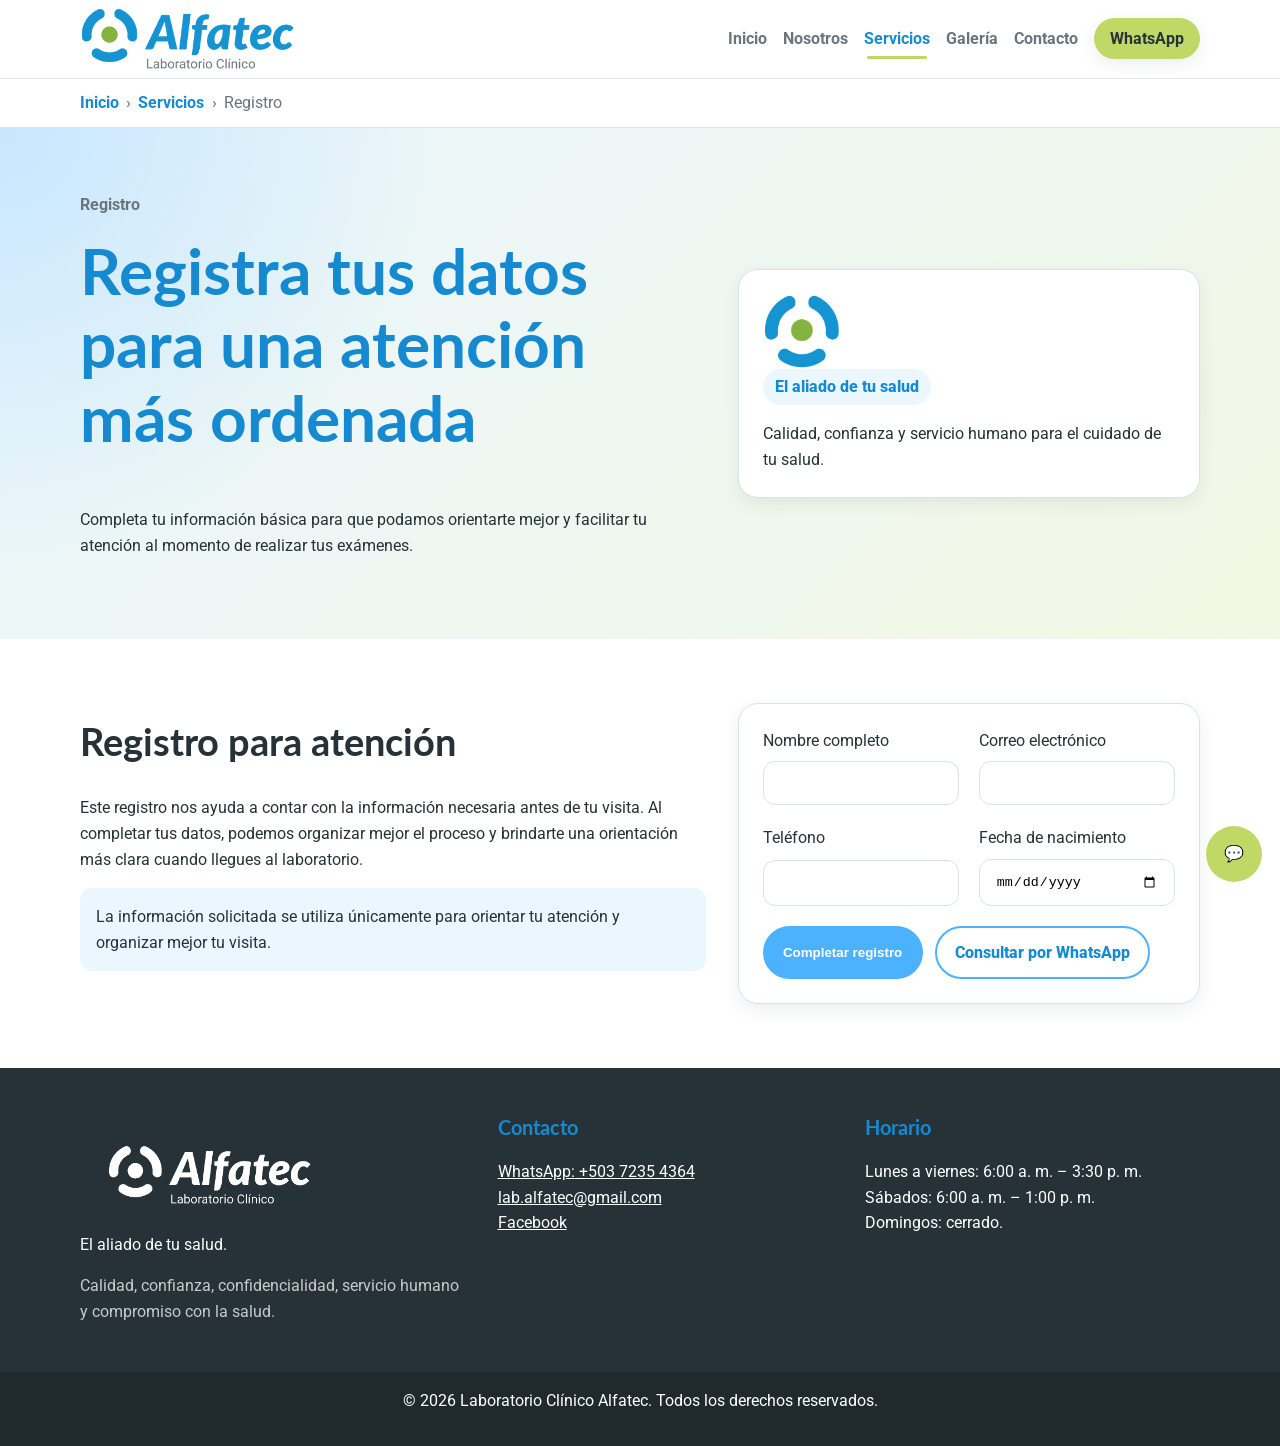
<file: registro.html>
<!DOCTYPE html><html lang="en-US"><head><meta charset="UTF-8"><meta name="viewport" content="width=device-width, initial-scale=1.0"><meta name="description" content="Registro de datos para una atención más ordenada en Laboratorio Clínico Alfatec."><meta name="robots" content="index, follow"><meta name="theme-color" content="#4CB2FF"><meta property="og:title" content="Registro | Laboratorio Clínico Alfatec"><meta property="og:description" content="Registro de datos para una atención más ordenada en Laboratorio Clínico Alfatec."><meta property="og:type" content="website"><meta property="og:site_name" content="Laboratorio Clínico Alfatec"><meta property="og:image" content="img/logo/alfatec_imagotipo_oficial.png"><meta name="twitter:card" content="summary_large_image"><meta name="twitter:title" content="Registro | Laboratorio Clínico Alfatec"><meta name="twitter:description" content="Registro de datos para una atención más ordenada en Laboratorio Clínico Alfatec."><title>Registro | Laboratorio Clínico Alfatec</title><link rel="preconnect" href="https://fonts.googleapis.com"><link rel="preconnect" href="https://fonts.gstatic.com" crossorigin><link href="https://fonts.googleapis.com/css2?family=Lato:wght@400;700;900&family=Roboto:wght@400;500;700&display=swap" rel="stylesheet"><link rel="icon" type="image/png" href="img/logo/alfatec_simbolo.png"><link rel="stylesheet" href="css/styles.css"><link rel="stylesheet" href="css/responsive.css"><script type="application/ld+json">{"@context":"https://schema.org","@type":"MedicalBusiness","name":"Laboratorio Clínico Alfatec","slogan":"El aliado de tu salud","telephone":"+503 7235 4364","email":"lab.alfatec@gmail.com","sameAs":["https://www.facebook.com/AlfatecLab/"],"address":{"@type":"PostalAddress","addressLocality":"Santa Rosa de Lima","addressCountry":"SV"},"openingHoursSpecification":[{"@type":"OpeningHoursSpecification","dayOfWeek":["Monday","Tuesday","Wednesday","Thursday","Friday"],"opens":"06:00","closes":"15:30"},{"@type":"OpeningHoursSpecification","dayOfWeek":"Saturday","opens":"06:00","closes":"13:00"}]}</script></head><body><a class="skip-link" href="#main-content">Saltar al contenido principal</a><header class="site-header"><div class="container header-content"><a class="brand" href="index.html" aria-label="Ir al inicio"><img src="img/logo/alfatec_imagotipo_oficial.png" alt="Laboratorio Clínico Alfatec" class="brand-logo"></a><button class="menu-toggle" aria-label="Abrir menú" aria-expanded="false" aria-controls="main-nav">☰</button><nav id="main-nav" class="main-nav" aria-label="Menú principal"><ul><li><a href="index.html">Inicio</a></li><li><a href="nosotros.html">Nosotros</a></li><li class="has-submenu"><a href="servicios.html" class="is-active">Servicios</a><button class="submenu-toggle" type="button" aria-label="Mostrar opciones" aria-expanded="false">▾</button><ul class="submenu"><li><a href="catalogo.html">Catálogo</a></li><li><a href="registro.html">Registro</a></li><li><a href="reserva.html">Reserva</a></li></ul></li><li class="has-submenu"><a href="galeria.html">Galería</a><button class="submenu-toggle" type="button" aria-label="Mostrar opciones" aria-expanded="false">▾</button><ul class="submenu"><li><a href="spot.html">Spot</a></li></ul></li><li><a href="contacto.html">Contacto</a></li><li><a class="nav-whatsapp" href="https://wa.me/50372354364" target="_blank" rel="noopener">WhatsApp</a></li></ul></nav></div></header><nav class="breadcrumb" aria-label="Ruta de navegación"><div class="container"><ol><li><a href="index.html">Inicio</a></li><li><a href="servicios.html">Servicios</a></li><li aria-current="page">Registro</li></ol></div></nav><main id="main-content"><section class="page-hero"><div class="container hero-layout"><div><p class="eyebrow">Registro</p><h1>Registra tus datos para una atención más ordenada</h1><p>Completa tu información básica para que podamos orientarte mejor y facilitar tu atención al momento de realizar tus exámenes.</p></div><div class="hero-card"><img src="img/logo/alfatec_simbolo.png" alt="Símbolo de Laboratorio Clínico Alfatec" class="hero-symbol"><p class="badge badge-primary">El aliado de tu salud</p><p class="mb-0">Calidad, confianza y servicio humano para el cuidado de tu salud.</p></div></div></section><section class="section"><div class="container form-layout"><div><h2>Registro para atención</h2><p>Este registro nos ayuda a contar con la información necesaria antes de tu visita. Al completar tus datos, podemos organizar mejor el proceso y brindarte una orientación más clara cuando llegues al laboratorio.</p><p class="form-note">La información solicitada se utiliza únicamente para orientar tu atención y organizar mejor tu visita.</p></div><form class="form-card static-form" novalidate data-form-name="registro" data-success="Registro completado. Gracias por compartir tu información. Si tienes dudas, puedes escribirnos por WhatsApp."><div class="form-grid"><div class="form-group"><label for="registro-nombre">Nombre completo</label><input id="registro-nombre" name="nombre" type="text" autocomplete="name" required aria-required="true"></div><div class="form-group"><label for="registro-correo">Correo electrónico</label><input id="registro-correo" name="correo" type="email" autocomplete="email" required aria-required="true"></div><div class="form-group"><label for="registro-telefono">Teléfono</label><input id="registro-telefono" name="telefono" type="tel" autocomplete="tel" required aria-required="true"></div><div class="form-group"><label for="registro-fecha">Fecha de nacimiento</label><input id="registro-fecha" name="fecha_nacimiento" type="date" required aria-required="true"></div></div><div class="form-actions"><button class="btn btn-primary" type="submit">Completar registro</button><a class="btn btn-outline" href="https://wa.me/50372354364" target="_blank" rel="noopener">Consultar por WhatsApp</a></div><p class="form-message" aria-live="polite"></p></form></div></section></main><footer class="site-footer"><div class="container footer-grid"><div><img src="img/logo/alfatec_imagotipo_invertido.png" alt="Laboratorio Clínico Alfatec" class="footer-logo footer-logo-inverted"><p>El aliado de tu salud.</p><p class="text-footer-muted">Calidad, confianza, confidencialidad, servicio humano y compromiso con la salud.</p></div><div><h3>Contacto</h3><ul class="footer-list"><li><a href="https://wa.me/50372354364" target="_blank" rel="noopener">WhatsApp: +503 7235 4364</a></li><li><a href="mailto:lab.alfatec@gmail.com">lab.alfatec@gmail.com</a></li><li><a href="https://www.facebook.com/AlfatecLab/" target="_blank" rel="noopener">Facebook</a></li></ul></div><div><h3>Horario</h3><ul class="footer-list"><li>Lunes a viernes: 6:00 a. m. – 3:30 p. m.</li><li>Sábados: 6:00 a. m. – 1:00 p. m.</li><li>Domingos: cerrado.</li></ul></div></div><div class="footer-bottom"><p>&copy; 2026 Laboratorio Clínico Alfatec. Todos los derechos reservados.</p></div></footer><a class="floating-whatsapp" href="https://wa.me/50372354364" target="_blank" rel="noopener" aria-label="Contactar por WhatsApp">💬</a><button class="back-to-top" type="button" aria-label="Volver arriba">↑</button><script src="js/main.js"></script></body></html>
</file>
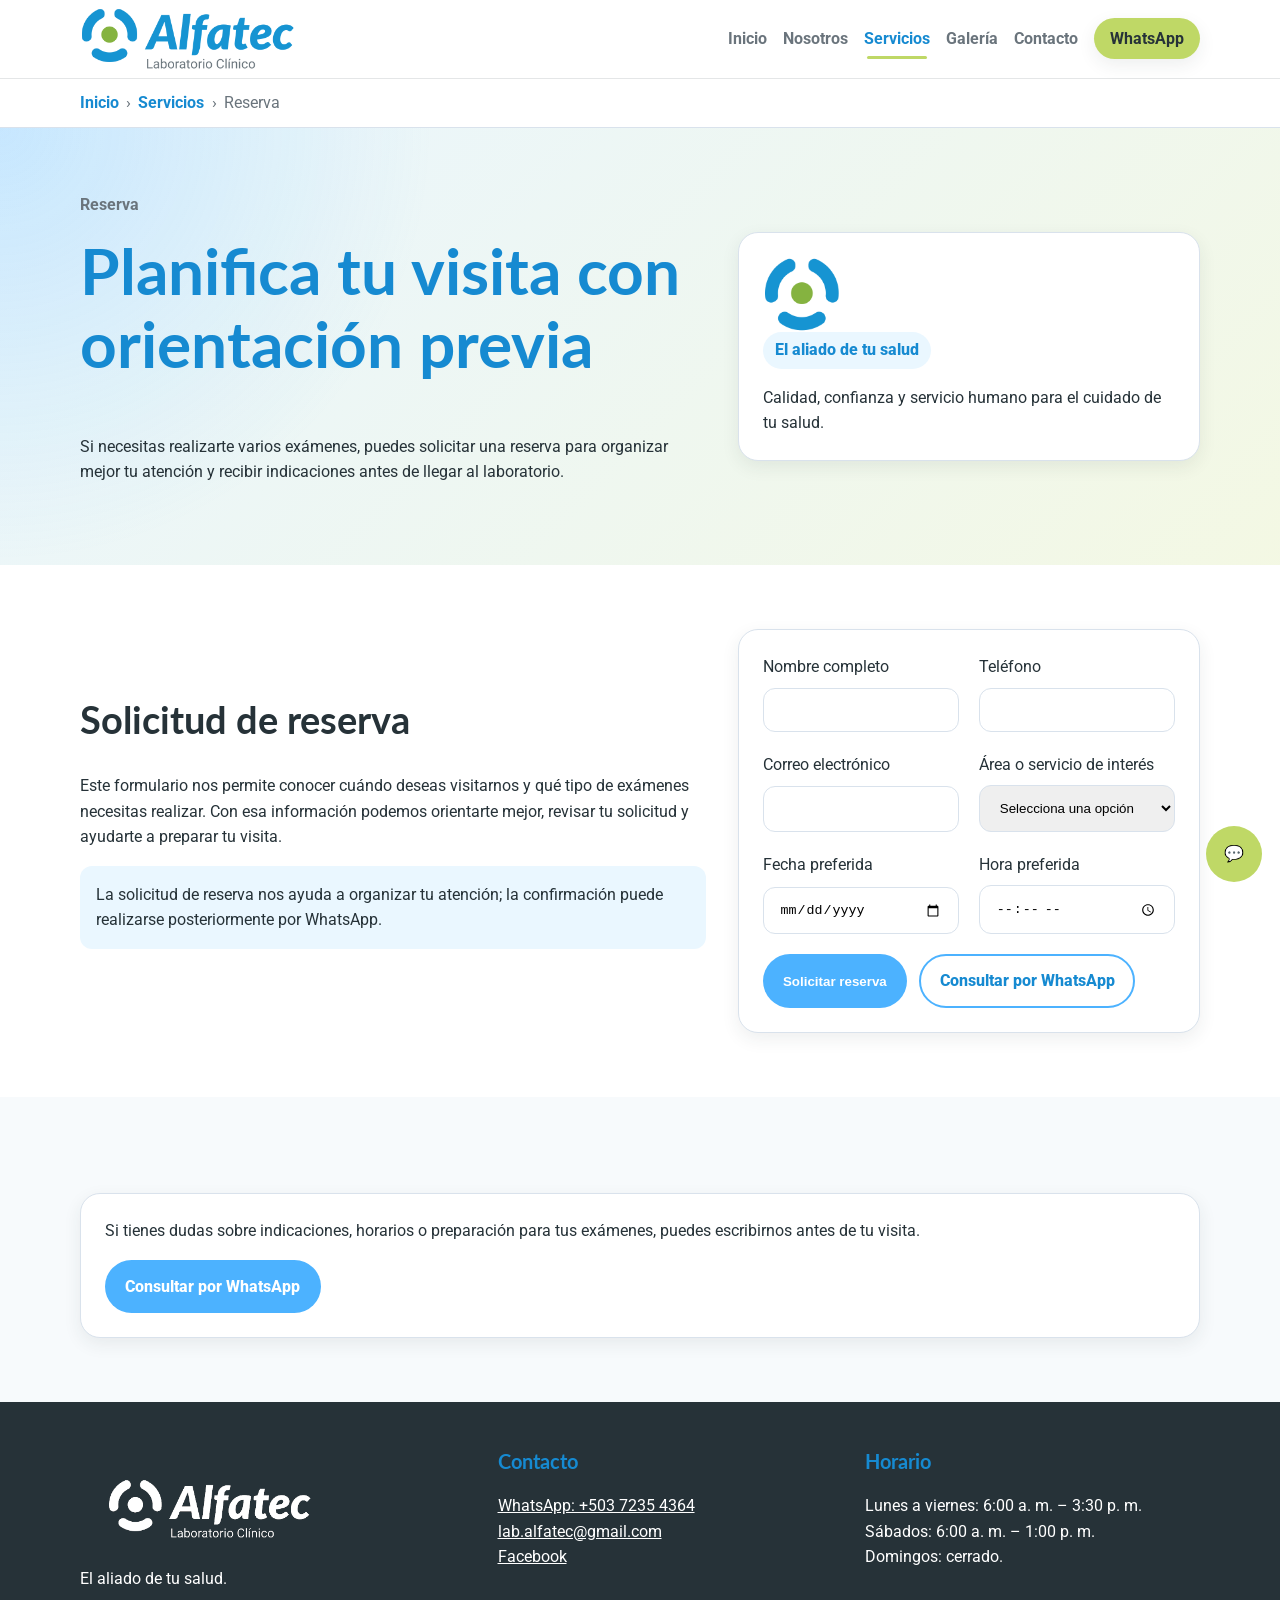
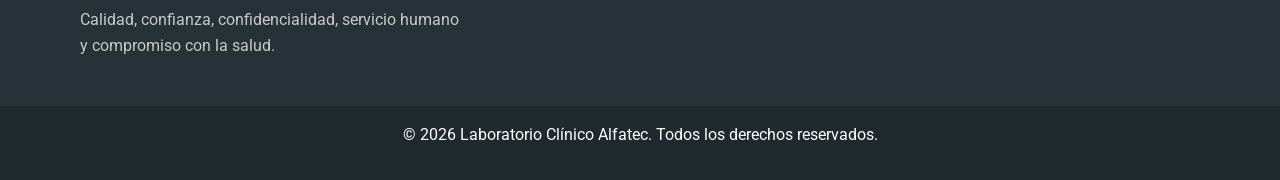
<file: reserva.html>
<!DOCTYPE html><html lang="en-US"><head><meta charset="UTF-8"><meta name="viewport" content="width=device-width, initial-scale=1.0"><meta name="description" content="Solicitud de reserva para organizar mejor tu visita si necesitas realizarte varios exámenes."><meta name="robots" content="index, follow"><meta name="theme-color" content="#4CB2FF"><meta property="og:title" content="Reserva | Laboratorio Clínico Alfatec"><meta property="og:description" content="Solicitud de reserva para organizar mejor tu visita si necesitas realizarte varios exámenes."><meta property="og:type" content="website"><meta property="og:site_name" content="Laboratorio Clínico Alfatec"><meta property="og:image" content="img/logo/alfatec_imagotipo_oficial.png"><meta name="twitter:card" content="summary_large_image"><meta name="twitter:title" content="Reserva | Laboratorio Clínico Alfatec"><meta name="twitter:description" content="Solicitud de reserva para organizar mejor tu visita si necesitas realizarte varios exámenes."><title>Reserva | Laboratorio Clínico Alfatec</title><link rel="preconnect" href="https://fonts.googleapis.com"><link rel="preconnect" href="https://fonts.gstatic.com" crossorigin><link href="https://fonts.googleapis.com/css2?family=Lato:wght@400;700;900&family=Roboto:wght@400;500;700&display=swap" rel="stylesheet"><link rel="icon" type="image/png" href="img/logo/alfatec_simbolo.png"><link rel="stylesheet" href="css/styles.css"><link rel="stylesheet" href="css/responsive.css"><script type="application/ld+json">{"@context":"https://schema.org","@type":"MedicalBusiness","name":"Laboratorio Clínico Alfatec","slogan":"El aliado de tu salud","telephone":"+503 7235 4364","email":"lab.alfatec@gmail.com","sameAs":["https://www.facebook.com/AlfatecLab/"],"address":{"@type":"PostalAddress","addressLocality":"Santa Rosa de Lima","addressCountry":"SV"},"openingHoursSpecification":[{"@type":"OpeningHoursSpecification","dayOfWeek":["Monday","Tuesday","Wednesday","Thursday","Friday"],"opens":"06:00","closes":"15:30"},{"@type":"OpeningHoursSpecification","dayOfWeek":"Saturday","opens":"06:00","closes":"13:00"}]}</script></head><body><a class="skip-link" href="#main-content">Saltar al contenido principal</a><header class="site-header"><div class="container header-content"><a class="brand" href="index.html" aria-label="Ir al inicio"><img src="img/logo/alfatec_imagotipo_oficial.png" alt="Laboratorio Clínico Alfatec" class="brand-logo"></a><button class="menu-toggle" aria-label="Abrir menú" aria-expanded="false" aria-controls="main-nav">☰</button><nav id="main-nav" class="main-nav" aria-label="Menú principal"><ul><li><a href="index.html">Inicio</a></li><li><a href="nosotros.html">Nosotros</a></li><li class="has-submenu"><a href="servicios.html" class="is-active">Servicios</a><button class="submenu-toggle" type="button" aria-label="Mostrar opciones" aria-expanded="false">▾</button><ul class="submenu"><li><a href="catalogo.html">Catálogo</a></li><li><a href="registro.html">Registro</a></li><li><a href="reserva.html">Reserva</a></li></ul></li><li class="has-submenu"><a href="galeria.html">Galería</a><button class="submenu-toggle" type="button" aria-label="Mostrar opciones" aria-expanded="false">▾</button><ul class="submenu"><li><a href="spot.html">Spot</a></li></ul></li><li><a href="contacto.html">Contacto</a></li><li><a class="nav-whatsapp" href="https://wa.me/50372354364" target="_blank" rel="noopener">WhatsApp</a></li></ul></nav></div></header><nav class="breadcrumb" aria-label="Ruta de navegación"><div class="container"><ol><li><a href="index.html">Inicio</a></li><li><a href="servicios.html">Servicios</a></li><li aria-current="page">Reserva</li></ol></div></nav><main id="main-content"><section class="page-hero"><div class="container hero-layout"><div><p class="eyebrow">Reserva</p><h1>Planifica tu visita con orientación previa</h1><p>Si necesitas realizarte varios exámenes, puedes solicitar una reserva para organizar mejor tu atención y recibir indicaciones antes de llegar al laboratorio.</p></div><div class="hero-card"><img src="img/logo/alfatec_simbolo.png" alt="Símbolo de Laboratorio Clínico Alfatec" class="hero-symbol"><p class="badge badge-primary">El aliado de tu salud</p><p class="mb-0">Calidad, confianza y servicio humano para el cuidado de tu salud.</p></div></div></section><section class="section"><div class="container form-layout"><div><h2>Solicitud de reserva</h2><p>Este formulario nos permite conocer cuándo deseas visitarnos y qué tipo de exámenes necesitas realizar. Con esa información podemos orientarte mejor, revisar tu solicitud y ayudarte a preparar tu visita.</p><p class="form-note">La solicitud de reserva nos ayuda a organizar tu atención; la confirmación puede realizarse posteriormente por WhatsApp.</p></div><form class="form-card static-form" novalidate data-form-name="reserva" data-success="Solicitud recibida. Para confirmar disponibilidad y recibir orientación final, escríbenos por WhatsApp."><div class="form-grid"><div class="form-group"><label for="reserva-nombre">Nombre completo</label><input id="reserva-nombre" name="nombre" type="text" autocomplete="name" required aria-required="true"></div><div class="form-group"><label for="reserva-telefono">Teléfono</label><input id="reserva-telefono" name="telefono" type="tel" autocomplete="tel" required aria-required="true"></div><div class="form-group"><label for="reserva-correo">Correo electrónico</label><input id="reserva-correo" name="correo" type="email" autocomplete="email" required aria-required="true"></div><div class="form-group"><label for="reserva-servicio">Área o servicio de interés</label><select id="reserva-servicio" name="servicio" required aria-required="true"><option value="">Selecciona una opción</option><option>Química sanguínea</option><option>Hematología</option><option>Inmunología</option><option>Orina</option><option>Heces</option><option>Bacteriología</option><option>Otros estudios</option><option>Varios exámenes</option></select></div><div class="form-group"><label for="reserva-fecha">Fecha preferida</label><input id="reserva-fecha" name="fecha" type="date" required aria-required="true"></div><div class="form-group"><label for="reserva-hora">Hora preferida</label><input id="reserva-hora" name="hora" type="time" required aria-required="true"></div></div><div class="form-actions"><button class="btn btn-primary" type="submit">Solicitar reserva</button><a class="btn btn-outline" href="https://wa.me/50372354364" target="_blank" rel="noopener">Consultar por WhatsApp</a></div><p class="form-message" aria-live="polite"></p></form></div></section><section class="section section-soft"><div class="container"><div class="closing-card"><p>Si tienes dudas sobre indicaciones, horarios o preparación para tus exámenes, puedes escribirnos antes de tu visita.</p><a class="btn btn-primary" href="https://wa.me/50372354364" target="_blank" rel="noopener">Consultar por WhatsApp</a></div></div></section></main><footer class="site-footer"><div class="container footer-grid"><div><img src="img/logo/alfatec_imagotipo_invertido.png" alt="Laboratorio Clínico Alfatec" class="footer-logo footer-logo-inverted"><p>El aliado de tu salud.</p><p class="text-footer-muted">Calidad, confianza, confidencialidad, servicio humano y compromiso con la salud.</p></div><div><h3>Contacto</h3><ul class="footer-list"><li><a href="https://wa.me/50372354364" target="_blank" rel="noopener">WhatsApp: +503 7235 4364</a></li><li><a href="mailto:lab.alfatec@gmail.com">lab.alfatec@gmail.com</a></li><li><a href="https://www.facebook.com/AlfatecLab/" target="_blank" rel="noopener">Facebook</a></li></ul></div><div><h3>Horario</h3><ul class="footer-list"><li>Lunes a viernes: 6:00 a. m. – 3:30 p. m.</li><li>Sábados: 6:00 a. m. – 1:00 p. m.</li><li>Domingos: cerrado.</li></ul></div></div><div class="footer-bottom"><p>&copy; 2026 Laboratorio Clínico Alfatec. Todos los derechos reservados.</p></div></footer><a class="floating-whatsapp" href="https://wa.me/50372354364" target="_blank" rel="noopener" aria-label="Contactar por WhatsApp">💬</a><button class="back-to-top" type="button" aria-label="Volver arriba">↑</button><script src="js/main.js"></script></body></html>
</file>
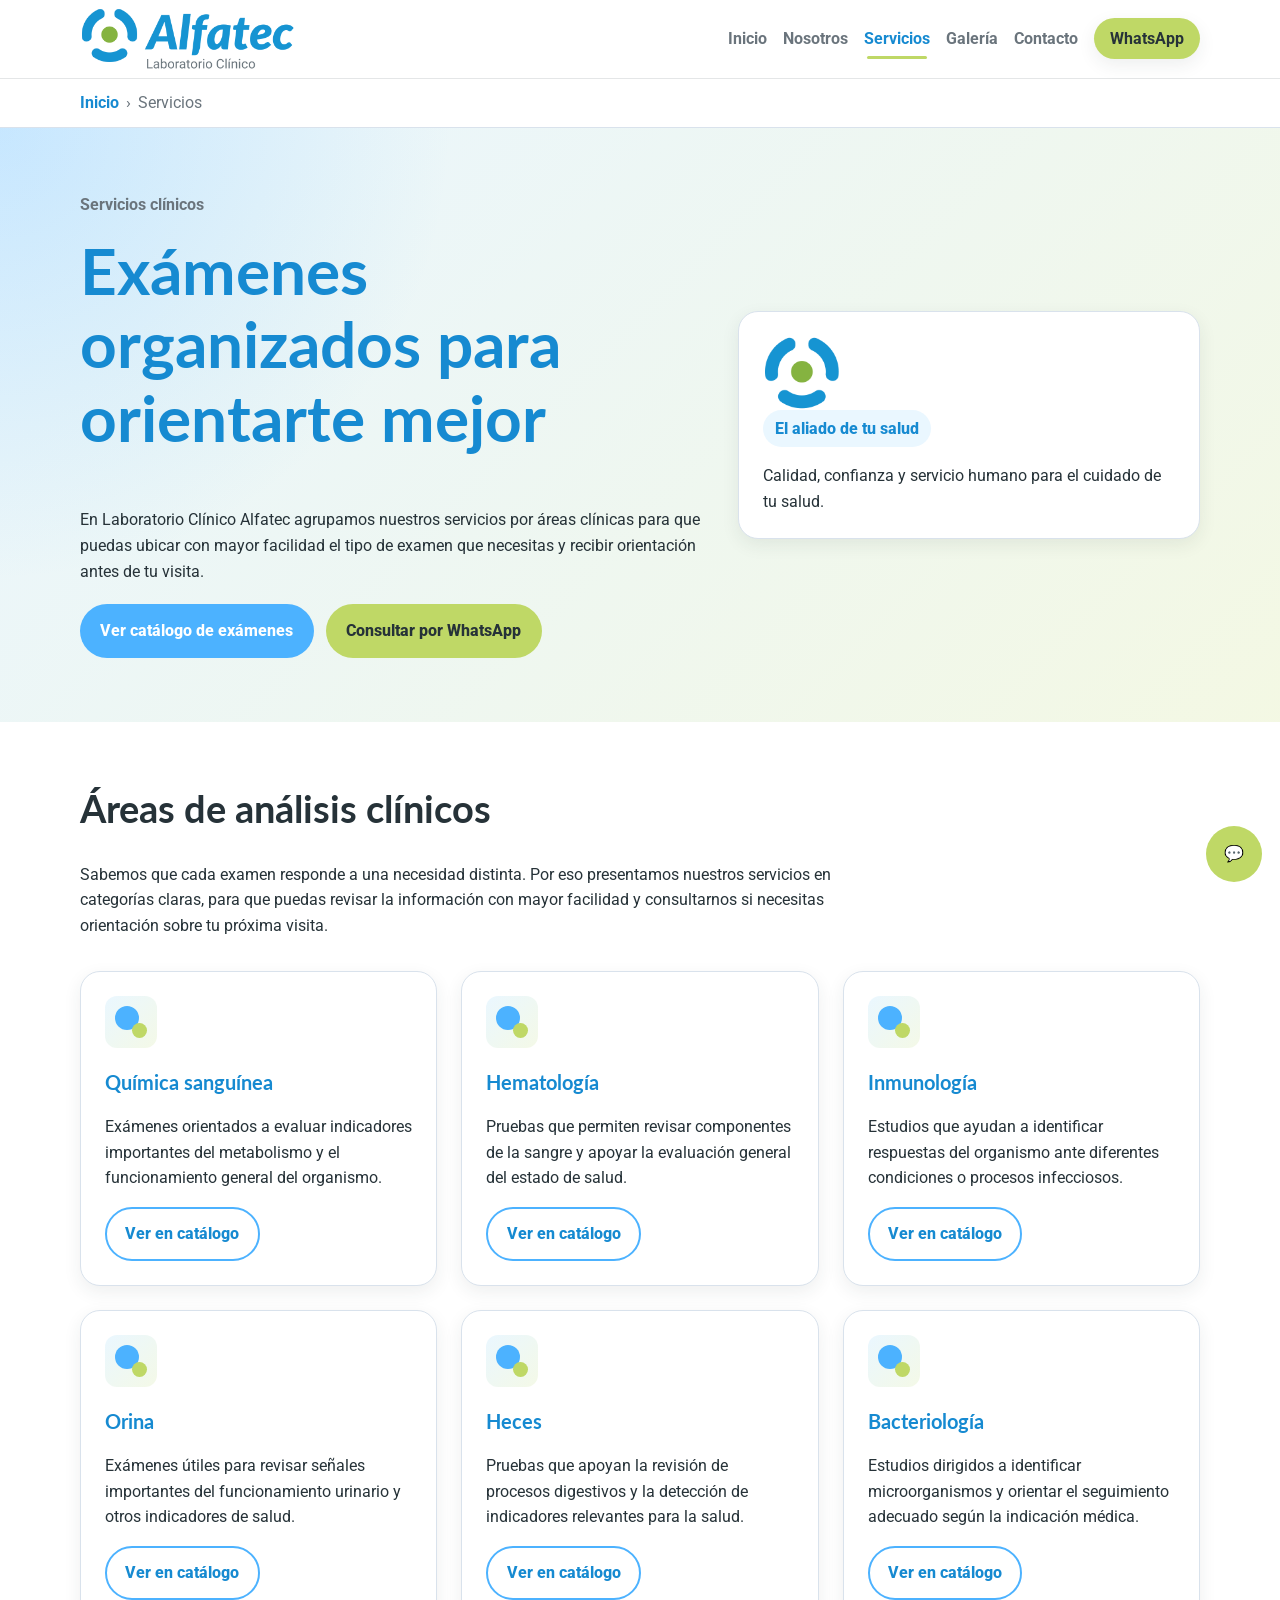
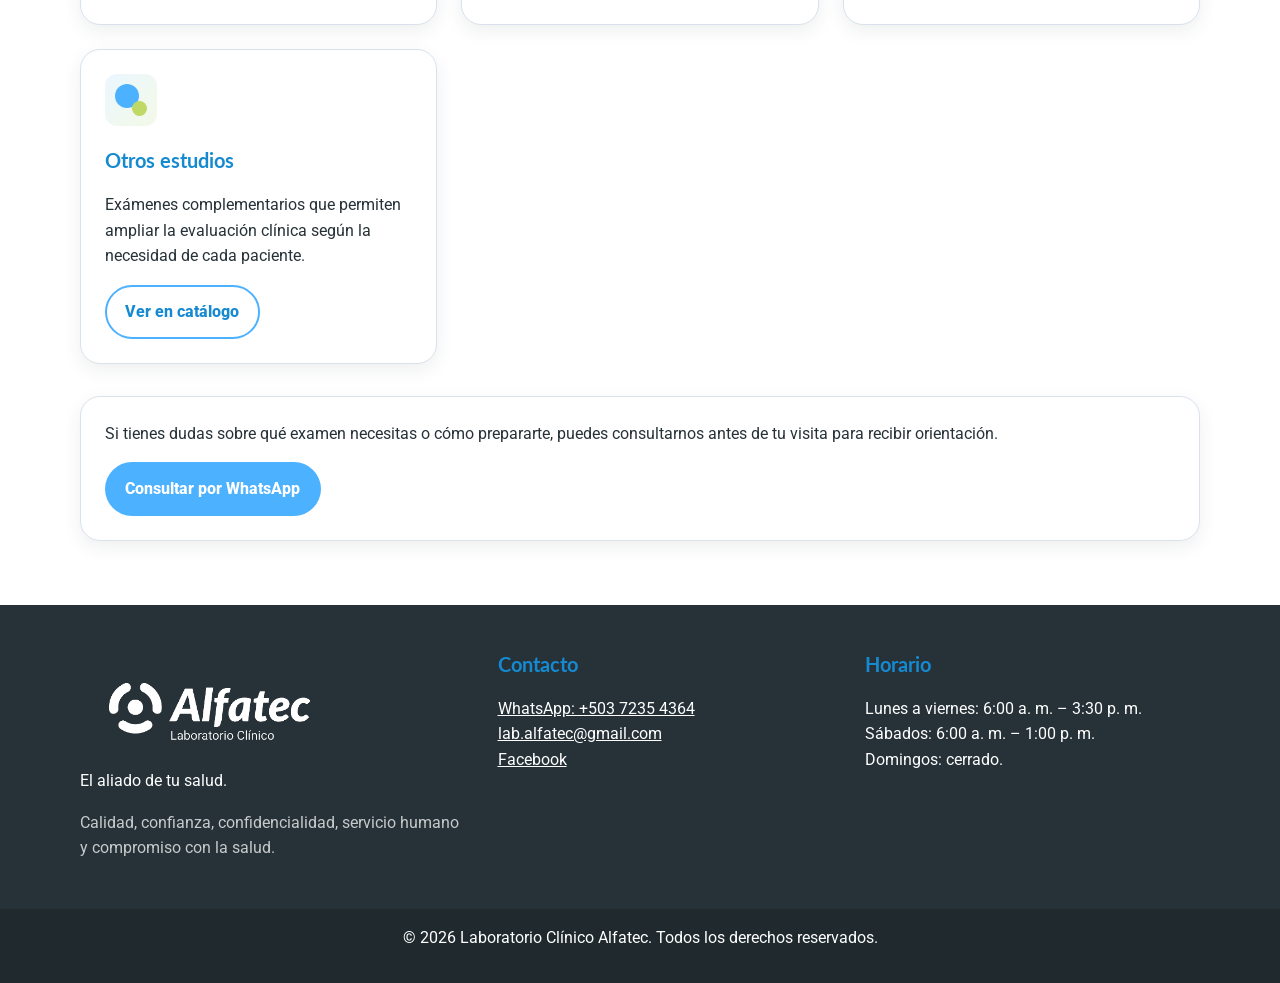
<file: servicios.html>
<!DOCTYPE html><html lang="en-US"><head><meta charset="UTF-8"><meta name="viewport" content="width=device-width, initial-scale=1.0"><meta name="description" content="Áreas de análisis clínicos y servicios organizados para orientarte mejor antes de tu visita."><meta name="robots" content="index, follow"><meta name="theme-color" content="#4CB2FF"><meta property="og:title" content="Servicios | Laboratorio Clínico Alfatec"><meta property="og:description" content="Áreas de análisis clínicos y servicios organizados para orientarte mejor antes de tu visita."><meta property="og:type" content="website"><meta property="og:site_name" content="Laboratorio Clínico Alfatec"><meta property="og:image" content="img/logo/alfatec_imagotipo_oficial.png"><meta name="twitter:card" content="summary_large_image"><meta name="twitter:title" content="Servicios | Laboratorio Clínico Alfatec"><meta name="twitter:description" content="Áreas de análisis clínicos y servicios organizados para orientarte mejor antes de tu visita."><title>Servicios | Laboratorio Clínico Alfatec</title><link rel="preconnect" href="https://fonts.googleapis.com"><link rel="preconnect" href="https://fonts.gstatic.com" crossorigin><link href="https://fonts.googleapis.com/css2?family=Lato:wght@400;700;900&family=Roboto:wght@400;500;700&display=swap" rel="stylesheet"><link rel="icon" type="image/png" href="img/logo/alfatec_simbolo.png"><link rel="stylesheet" href="css/styles.css"><link rel="stylesheet" href="css/responsive.css"><script type="application/ld+json">{"@context":"https://schema.org","@type":"MedicalBusiness","name":"Laboratorio Clínico Alfatec","slogan":"El aliado de tu salud","telephone":"+503 7235 4364","email":"lab.alfatec@gmail.com","sameAs":["https://www.facebook.com/AlfatecLab/"],"address":{"@type":"PostalAddress","addressLocality":"Santa Rosa de Lima","addressCountry":"SV"},"openingHoursSpecification":[{"@type":"OpeningHoursSpecification","dayOfWeek":["Monday","Tuesday","Wednesday","Thursday","Friday"],"opens":"06:00","closes":"15:30"},{"@type":"OpeningHoursSpecification","dayOfWeek":"Saturday","opens":"06:00","closes":"13:00"}]}</script></head><body><a class="skip-link" href="#main-content">Saltar al contenido principal</a><header class="site-header"><div class="container header-content"><a class="brand" href="index.html" aria-label="Ir al inicio"><img src="img/logo/alfatec_imagotipo_oficial.png" alt="Laboratorio Clínico Alfatec" class="brand-logo"></a><button class="menu-toggle" aria-label="Abrir menú" aria-expanded="false" aria-controls="main-nav">☰</button><nav id="main-nav" class="main-nav" aria-label="Menú principal"><ul><li><a href="index.html">Inicio</a></li><li><a href="nosotros.html">Nosotros</a></li><li class="has-submenu"><a href="servicios.html" class="is-active" aria-current="page">Servicios</a><button class="submenu-toggle" type="button" aria-label="Mostrar opciones" aria-expanded="false">▾</button><ul class="submenu"><li><a href="catalogo.html">Catálogo</a></li><li><a href="registro.html">Registro</a></li><li><a href="reserva.html">Reserva</a></li></ul></li><li class="has-submenu"><a href="galeria.html">Galería</a><button class="submenu-toggle" type="button" aria-label="Mostrar opciones" aria-expanded="false">▾</button><ul class="submenu"><li><a href="spot.html">Spot</a></li></ul></li><li><a href="contacto.html">Contacto</a></li><li><a class="nav-whatsapp" href="https://wa.me/50372354364" target="_blank" rel="noopener">WhatsApp</a></li></ul></nav></div></header><nav class="breadcrumb" aria-label="Ruta de navegación"><div class="container"><ol><li><a href="index.html">Inicio</a></li><li aria-current="page">Servicios</li></ol></div></nav><main id="main-content"><section class="page-hero"><div class="container hero-layout"><div><p class="eyebrow">Servicios clínicos</p><h1>Exámenes organizados para orientarte mejor</h1><p>En Laboratorio Clínico Alfatec agrupamos nuestros servicios por áreas clínicas para que puedas ubicar con mayor facilidad el tipo de examen que necesitas y recibir orientación antes de tu visita.</p><div class="hero-actions"><a class="btn btn-primary" href="catalogo.html">Ver catálogo de exámenes</a><a class="btn btn-accent" href="https://wa.me/50372354364" target="_blank" rel="noopener">Consultar por WhatsApp</a></div></div><div class="hero-card"><img src="img/logo/alfatec_simbolo.png" alt="Símbolo de Laboratorio Clínico Alfatec" class="hero-symbol"><p class="badge badge-primary">El aliado de tu salud</p><p class="mb-0">Calidad, confianza y servicio humano para el cuidado de tu salud.</p></div></div></section><section class="section"><div class="container"><div class="section-header"><h2>Áreas de análisis clínicos</h2><p>Sabemos que cada examen responde a una necesidad distinta. Por eso presentamos nuestros servicios en categorías claras, para que puedas revisar la información con mayor facilidad y consultarnos si necesitas orientación sobre tu próxima visita.</p></div><div class="grid grid-3"><article class="card service-card"><span class="card-icon abstract-icon" aria-hidden="true"></span><h3>Química sanguínea</h3><p>Exámenes orientados a evaluar indicadores importantes del metabolismo y el funcionamiento general del organismo.</p><a class="btn btn-outline" href="catalogo.html">Ver en catálogo</a></article><article class="card service-card"><span class="card-icon abstract-icon" aria-hidden="true"></span><h3>Hematología</h3><p>Pruebas que permiten revisar componentes de la sangre y apoyar la evaluación general del estado de salud.</p><a class="btn btn-outline" href="catalogo.html">Ver en catálogo</a></article><article class="card service-card"><span class="card-icon abstract-icon" aria-hidden="true"></span><h3>Inmunología</h3><p>Estudios que ayudan a identificar respuestas del organismo ante diferentes condiciones o procesos infecciosos.</p><a class="btn btn-outline" href="catalogo.html">Ver en catálogo</a></article><article class="card service-card"><span class="card-icon abstract-icon" aria-hidden="true"></span><h3>Orina</h3><p>Exámenes útiles para revisar señales importantes del funcionamiento urinario y otros indicadores de salud.</p><a class="btn btn-outline" href="catalogo.html">Ver en catálogo</a></article><article class="card service-card"><span class="card-icon abstract-icon" aria-hidden="true"></span><h3>Heces</h3><p>Pruebas que apoyan la revisión de procesos digestivos y la detección de indicadores relevantes para la salud.</p><a class="btn btn-outline" href="catalogo.html">Ver en catálogo</a></article><article class="card service-card"><span class="card-icon abstract-icon" aria-hidden="true"></span><h3>Bacteriología</h3><p>Estudios dirigidos a identificar microorganismos y orientar el seguimiento adecuado según la indicación médica.</p><a class="btn btn-outline" href="catalogo.html">Ver en catálogo</a></article><article class="card service-card"><span class="card-icon abstract-icon" aria-hidden="true"></span><h3>Otros estudios</h3><p>Exámenes complementarios que permiten ampliar la evaluación clínica según la necesidad de cada paciente.</p><a class="btn btn-outline" href="catalogo.html">Ver en catálogo</a></article></div><div class="closing-card"><p>Si tienes dudas sobre qué examen necesitas o cómo prepararte, puedes consultarnos antes de tu visita para recibir orientación.</p><a class="btn btn-primary" href="https://wa.me/50372354364" target="_blank" rel="noopener">Consultar por WhatsApp</a></div></div></section></main><footer class="site-footer"><div class="container footer-grid"><div><img src="img/logo/alfatec_imagotipo_invertido.png" alt="Laboratorio Clínico Alfatec" class="footer-logo footer-logo-inverted"><p>El aliado de tu salud.</p><p class="text-footer-muted">Calidad, confianza, confidencialidad, servicio humano y compromiso con la salud.</p></div><div><h3>Contacto</h3><ul class="footer-list"><li><a href="https://wa.me/50372354364" target="_blank" rel="noopener">WhatsApp: +503 7235 4364</a></li><li><a href="mailto:lab.alfatec@gmail.com">lab.alfatec@gmail.com</a></li><li><a href="https://www.facebook.com/AlfatecLab/" target="_blank" rel="noopener">Facebook</a></li></ul></div><div><h3>Horario</h3><ul class="footer-list"><li>Lunes a viernes: 6:00 a. m. – 3:30 p. m.</li><li>Sábados: 6:00 a. m. – 1:00 p. m.</li><li>Domingos: cerrado.</li></ul></div></div><div class="footer-bottom"><p>&copy; 2026 Laboratorio Clínico Alfatec. Todos los derechos reservados.</p></div></footer><a class="floating-whatsapp" href="https://wa.me/50372354364" target="_blank" rel="noopener" aria-label="Contactar por WhatsApp">💬</a><button class="back-to-top" type="button" aria-label="Volver arriba">↑</button><script src="js/main.js"></script></body></html>
</file>
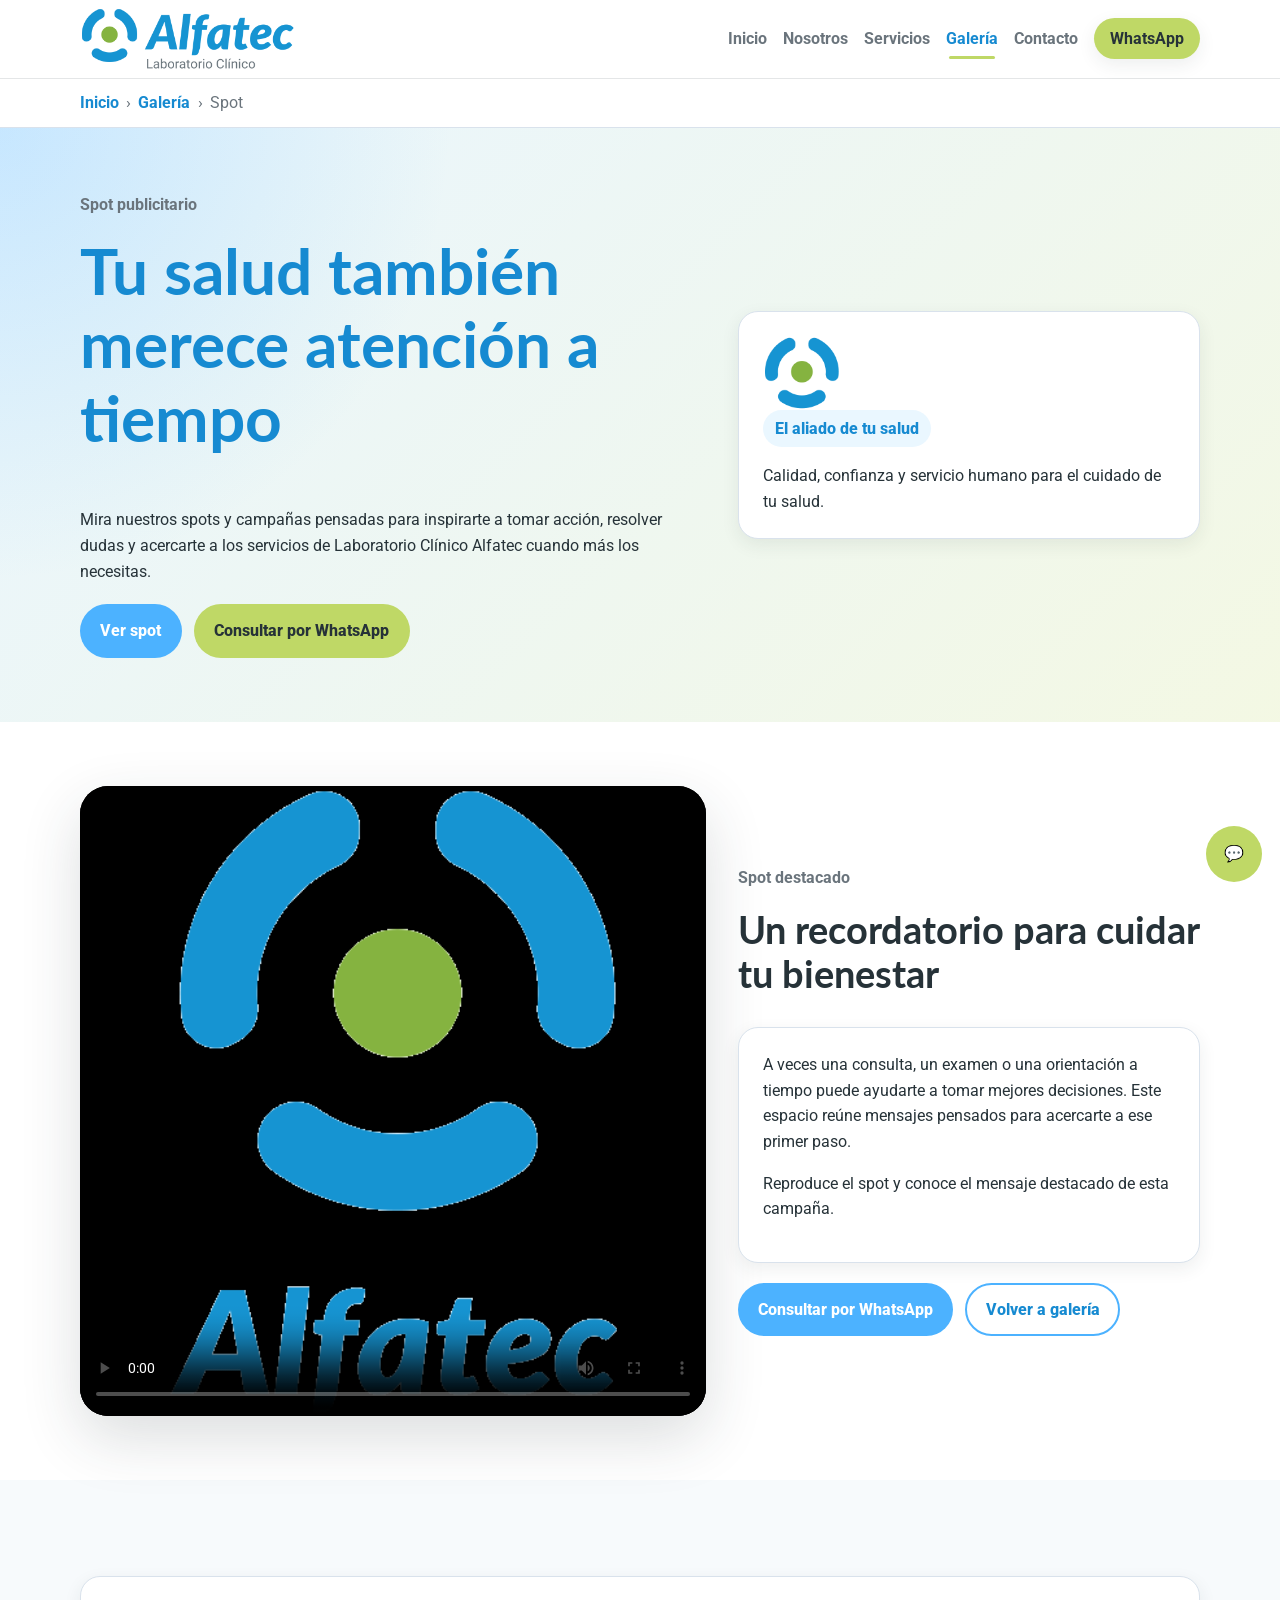
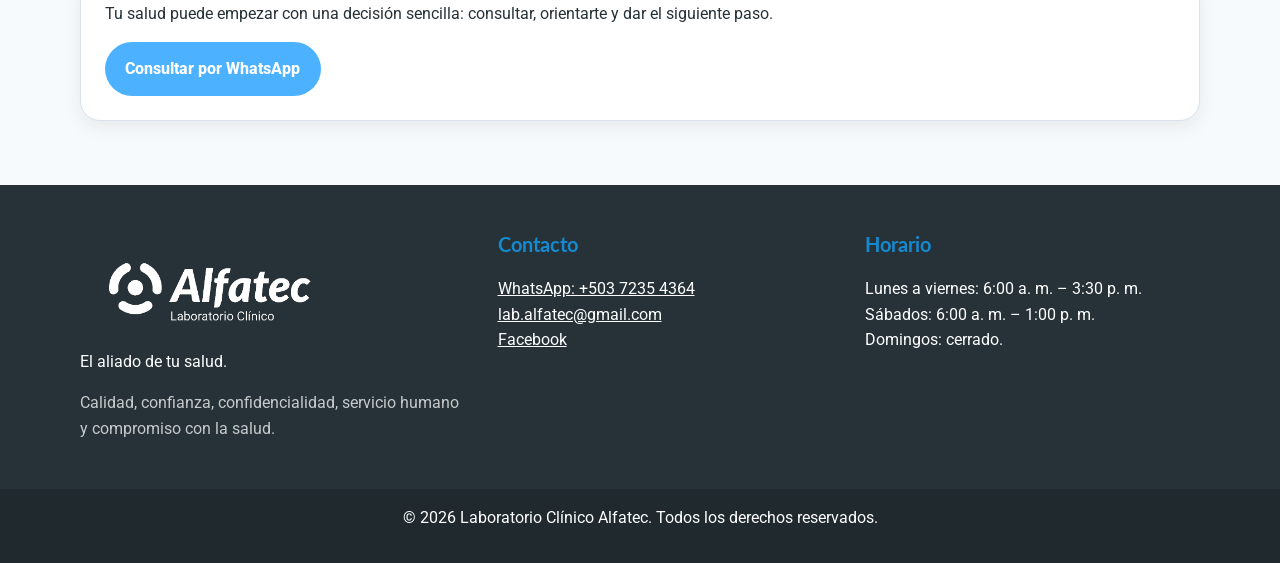
<file: spot.html>
<!DOCTYPE html><html lang="en-US"><head><meta charset="UTF-8"><meta name="viewport" content="width=device-width, initial-scale=1.0"><meta name="description" content="Spots y campañas de Laboratorio Clínico Alfatec para orientar y motivar el cuidado de tu salud."><meta name="robots" content="index, follow"><meta name="theme-color" content="#4CB2FF"><meta property="og:title" content="Spot | Laboratorio Clínico Alfatec"><meta property="og:description" content="Spots y campañas de Laboratorio Clínico Alfatec para orientar y motivar el cuidado de tu salud."><meta property="og:type" content="website"><meta property="og:site_name" content="Laboratorio Clínico Alfatec"><meta property="og:image" content="img/logo/alfatec_imagotipo_oficial.png"><meta name="twitter:card" content="summary_large_image"><meta name="twitter:title" content="Spot | Laboratorio Clínico Alfatec"><meta name="twitter:description" content="Spots y campañas de Laboratorio Clínico Alfatec para orientar y motivar el cuidado de tu salud."><title>Spot | Laboratorio Clínico Alfatec</title><link rel="preconnect" href="https://fonts.googleapis.com"><link rel="preconnect" href="https://fonts.gstatic.com" crossorigin><link href="https://fonts.googleapis.com/css2?family=Lato:wght@400;700;900&family=Roboto:wght@400;500;700&display=swap" rel="stylesheet"><link rel="icon" type="image/png" href="img/logo/alfatec_simbolo.png"><link rel="stylesheet" href="css/styles.css"><link rel="stylesheet" href="css/responsive.css"><script type="application/ld+json">{"@context":"https://schema.org","@type":"MedicalBusiness","name":"Laboratorio Clínico Alfatec","slogan":"El aliado de tu salud","telephone":"+503 7235 4364","email":"lab.alfatec@gmail.com","sameAs":["https://www.facebook.com/AlfatecLab/"],"address":{"@type":"PostalAddress","addressLocality":"Santa Rosa de Lima","addressCountry":"SV"},"openingHoursSpecification":[{"@type":"OpeningHoursSpecification","dayOfWeek":["Monday","Tuesday","Wednesday","Thursday","Friday"],"opens":"06:00","closes":"15:30"},{"@type":"OpeningHoursSpecification","dayOfWeek":"Saturday","opens":"06:00","closes":"13:00"}]}</script></head><body><a class="skip-link" href="#main-content">Saltar al contenido principal</a><header class="site-header"><div class="container header-content"><a class="brand" href="index.html" aria-label="Ir al inicio"><img src="img/logo/alfatec_imagotipo_oficial.png" alt="Laboratorio Clínico Alfatec" class="brand-logo"></a><button class="menu-toggle" aria-label="Abrir menú" aria-expanded="false" aria-controls="main-nav">☰</button><nav id="main-nav" class="main-nav" aria-label="Menú principal"><ul><li><a href="index.html">Inicio</a></li><li><a href="nosotros.html">Nosotros</a></li><li class="has-submenu"><a href="servicios.html">Servicios</a><button class="submenu-toggle" type="button" aria-label="Mostrar opciones" aria-expanded="false">▾</button><ul class="submenu"><li><a href="catalogo.html">Catálogo</a></li><li><a href="registro.html">Registro</a></li><li><a href="reserva.html">Reserva</a></li></ul></li><li class="has-submenu"><a href="galeria.html" class="is-active">Galería</a><button class="submenu-toggle" type="button" aria-label="Mostrar opciones" aria-expanded="false">▾</button><ul class="submenu"><li><a href="spot.html">Spot</a></li></ul></li><li><a href="contacto.html">Contacto</a></li><li><a class="nav-whatsapp" href="https://wa.me/50372354364" target="_blank" rel="noopener">WhatsApp</a></li></ul></nav></div></header><nav class="breadcrumb" aria-label="Ruta de navegación"><div class="container"><ol><li><a href="index.html">Inicio</a></li><li><a href="galeria.html">Galería</a></li><li aria-current="page">Spot</li></ol></div></nav><main id="main-content"><section class="page-hero"><div class="container hero-layout"><div><p class="eyebrow">Spot publicitario</p><h1>Tu salud también merece atención a tiempo</h1><p>Mira nuestros spots y campañas pensadas para inspirarte a tomar acción, resolver dudas y acercarte a los servicios de Laboratorio Clínico Alfatec cuando más los necesitas.</p><div class="hero-actions"><a class="btn btn-primary" href="#spot-video">Ver spot</a><a class="btn btn-accent" href="https://wa.me/50372354364" target="_blank" rel="noopener">Consultar por WhatsApp</a></div></div><div class="hero-card"><img src="img/logo/alfatec_simbolo.png" alt="Símbolo de Laboratorio Clínico Alfatec" class="hero-symbol"><p class="badge badge-primary">El aliado de tu salud</p><p class="mb-0">Calidad, confianza y servicio humano para el cuidado de tu salud.</p></div></div></section><section id="spot-video" class="section"><div class="container spot-video-layout"><div class="spot-video-card"><video class="spot-video" controls aria-label="Spot publicitario de Laboratorio Clínico Alfatec" preload="metadata" poster="img/logo/alfatec_logo_simbolo_vertical.png"><source src="video/spot.mp4" type="video/mp4">Tu navegador no soporta la reproducción de video.</video></div><div><p class="eyebrow">Spot destacado</p><h2>Un recordatorio para cuidar tu bienestar</h2><div class="card"><p>A veces una consulta, un examen o una orientación a tiempo puede ayudarte a tomar mejores decisiones. Este espacio reúne mensajes pensados para acercarte a ese primer paso.</p><p>Reproduce el spot y conoce el mensaje destacado de esta campaña.</p></div><div class="hero-actions"><a class="btn btn-primary" href="https://wa.me/50372354364" target="_blank" rel="noopener">Consultar por WhatsApp</a><a class="btn btn-outline" href="galeria.html">Volver a galería</a></div></div></div></section><section class="section section-soft"><div class="container"><div class="closing-card"><p>Tu salud puede empezar con una decisión sencilla: consultar, orientarte y dar el siguiente paso.</p><a class="btn btn-primary" href="https://wa.me/50372354364" target="_blank" rel="noopener">Consultar por WhatsApp</a></div></div></section></main><footer class="site-footer"><div class="container footer-grid"><div><img src="img/logo/alfatec_imagotipo_invertido.png" alt="Laboratorio Clínico Alfatec" class="footer-logo footer-logo-inverted"><p>El aliado de tu salud.</p><p class="text-footer-muted">Calidad, confianza, confidencialidad, servicio humano y compromiso con la salud.</p></div><div><h3>Contacto</h3><ul class="footer-list"><li><a href="https://wa.me/50372354364" target="_blank" rel="noopener">WhatsApp: +503 7235 4364</a></li><li><a href="mailto:lab.alfatec@gmail.com">lab.alfatec@gmail.com</a></li><li><a href="https://www.facebook.com/AlfatecLab/" target="_blank" rel="noopener">Facebook</a></li></ul></div><div><h3>Horario</h3><ul class="footer-list"><li>Lunes a viernes: 6:00 a. m. – 3:30 p. m.</li><li>Sábados: 6:00 a. m. – 1:00 p. m.</li><li>Domingos: cerrado.</li></ul></div></div><div class="footer-bottom"><p>&copy; 2026 Laboratorio Clínico Alfatec. Todos los derechos reservados.</p></div></footer><a class="floating-whatsapp" href="https://wa.me/50372354364" target="_blank" rel="noopener" aria-label="Contactar por WhatsApp">💬</a><button class="back-to-top" type="button" aria-label="Volver arriba">↑</button><script src="js/main.js"></script></body></html>
</file>
<file: css/styles.css>
:root{--color-primary:#4CB2FF;--color-primary-dark:#168AD1;--color-primary-soft:#EAF7FF;--color-accent:#BFD866;--color-accent-soft:#F4F9E7;--color-gray:#6A747C;--color-gray-soft:#F7FAFC;--color-dark:#263238;--color-border:#D9E2EC;--color-danger:#B42318;--color-success:#2E7D32;--font-brand:'Lato',sans-serif;--font-body:'Roboto',sans-serif;--container:1120px;--space-3:.75rem;--space-4:1rem;--space-5:1.25rem;--space-6:1.5rem;--space-8:2rem;--space-12:3rem;--space-16:4rem;--radius-md:.75rem;--radius-lg:1.25rem;--radius-xl:1.75rem;--radius-pill:999px;--shadow-sm:0 6px 18px rgba(38,50,56,.08);--shadow-md:0 14px 36px rgba(38,50,56,.12);--shadow-lg:0 22px 60px rgba(38,50,56,.16)}*{box-sizing:border-box}html{scroll-behavior:smooth}body{margin:0;font-family:var(--font-body);color:var(--color-dark);background:#fff;line-height:1.6}img,video{max-width:100%;display:block}a{color:inherit}p,h1,h2,h3{margin-top:0}.skip-link{position:absolute;left:-999px}.skip-link:focus{left:1rem;top:1rem;background:var(--color-dark);color:#fff;padding:.75rem;z-index:99}.container{width:min(var(--container),calc(100% - 2rem));margin:auto}.section{padding:var(--space-16) 0}.section-soft{background:var(--color-gray-soft)}.section-header{max-width:780px;margin-bottom:var(--space-8)}.eyebrow{color:var(--color-gray);font-weight:700}h1,h2,h3{font-family:var(--font-brand);line-height:1.15}h1{font-size:clamp(2.25rem,5vw,4rem);color:var(--color-primary-dark)}h2{font-size:clamp(1.75rem,3vw,2.6rem)}h3{font-size:1.25rem;color:var(--color-primary-dark)}.site-header{position:sticky;top:0;z-index:50;background:rgba(255,255,255,.96);border-bottom:1px solid rgba(106,116,124,.18)}.header-content{display:flex;align-items:center;justify-content:space-between;min-height:78px}.brand-logo{width:214px}.brand-logo,.footer-logo,.hero-symbol,.about-logo{transition:transform .22s ease,filter .22s ease}.brand:hover .brand-logo{transform:translateY(-1px) scale(1.015)}.main-nav ul{list-style:none;display:flex;gap:var(--space-4);margin:0;padding:0}.main-nav a{text-decoration:none;font-weight:700;color:var(--color-gray);position:relative;transition:color .2s ease,background .2s ease,transform .2s ease}.main-nav a::after{content:'';position:absolute;left:50%;right:50%;bottom:-.45rem;height:3px;border-radius:999px;background:var(--color-accent);transition:left .22s ease,right .22s ease}.main-nav a:hover,.main-nav a.is-active{color:var(--color-primary-dark)}.main-nav a:hover::after,.main-nav a.is-active::after{left:.2rem;right:.2rem}.nav-whatsapp{background:var(--color-accent);color:var(--color-dark)!important;padding:.7rem 1rem;border-radius:var(--radius-pill);box-shadow:var(--shadow-sm)}.nav-whatsapp::after{display:none}.nav-whatsapp:hover{transform:translateY(-2px);box-shadow:var(--shadow-md)}.has-submenu{position:relative;display:flex;align-items:center;padding-bottom:.35rem;margin-bottom:-.35rem}.has-submenu::after{content:'';position:absolute;left:0;right:0;top:100%;height:14px}.submenu-toggle{display:none}.submenu{display:block!important;position:absolute;top:100%;left:0;min-width:210px;background:#fff;padding:var(--space-3)!important;border:1px solid var(--color-border);border-radius:var(--radius-md);box-shadow:var(--shadow-md);opacity:0;visibility:hidden;pointer-events:none;transform:translateY(8px);transition:opacity .2s ease,transform .2s ease}.has-submenu:hover .submenu,.has-submenu:focus-within .submenu,.has-submenu.is-open .submenu{opacity:1;visibility:visible;pointer-events:auto;transform:translateY(0)}.submenu a{display:block;padding:var(--space-3);white-space:nowrap;border-radius:var(--radius-md)}.submenu a::after{display:none}.submenu a:hover{background:var(--color-primary-soft);transform:translateX(2px)}.menu-toggle{display:none}.breadcrumb{border-bottom:1px solid var(--color-border)}.breadcrumb ol{display:flex;gap:.45rem;list-style:none;margin:0;padding:.7rem 0;color:var(--color-gray)}.breadcrumb li+li::before{content:'›';margin-right:.45rem}.breadcrumb a{text-decoration:none;color:var(--color-primary-dark);font-weight:700}.page-hero{background:radial-gradient(circle at top left,rgba(76,178,255,.22),transparent 32%),linear-gradient(135deg,rgba(76,178,255,.12),rgba(191,216,102,.18));padding:var(--space-16) 0}.hero-layout,.form-layout,.spot-video-layout{display:grid;grid-template-columns:1.15fr .85fr;gap:var(--space-8);align-items:center}.hero-actions,.form-actions{display:flex;gap:var(--space-3);flex-wrap:wrap;margin-top:var(--space-5)}.hero-card,.card,.closing-card,.form-card{background:#fff;border:1px solid var(--color-border);border-radius:var(--radius-lg);padding:var(--space-6);box-shadow:var(--shadow-sm);transition:transform .2s ease,box-shadow .2s ease,border-color .2s ease}.card,.closing-card,.form-card{position:relative}.card:hover,.closing-card:hover,.form-card:hover{transform:translateY(-4px);border-color:transparent;box-shadow:var(--shadow-md)}.card:hover::before,.closing-card:hover::before,.form-card:hover::before{content:'';position:absolute;inset:0;border-radius:inherit;padding:2px;background:linear-gradient(to top right,var(--color-primary),var(--color-accent));-webkit-mask:linear-gradient(#fff 0 0) content-box,linear-gradient(#fff 0 0);-webkit-mask-composite:xor;mask-composite:exclude;pointer-events:none}.closing-card{margin-top:var(--space-8)}.hero-symbol{width:78px}.btn{display:inline-flex;align-items:center;justify-content:center;min-height:44px;padding:.75rem 1.15rem;border:2px solid transparent;border-radius:var(--radius-pill);text-decoration:none;font-weight:800;transition:transform .2s ease,box-shadow .2s ease,background .2s ease}.btn:hover{transform:translateY(-2px);box-shadow:var(--shadow-sm)}.btn-primary{background:var(--color-primary);color:#fff}.btn-accent{background:var(--color-accent);color:var(--color-dark)}.btn-outline{border-color:var(--color-primary);color:var(--color-primary-dark)}.grid{display:grid;gap:var(--space-6)}.grid-2{grid-template-columns:repeat(2,1fr)}.grid-3{grid-template-columns:repeat(3,1fr)}.catalog-grid{display:grid;gap:var(--space-6)}.catalog-card-header{display:flex;gap:var(--space-4)}.catalog-list{columns:2}.counter-text{font-weight:700;color:var(--color-primary-dark)}.form-grid{display:grid;grid-template-columns:repeat(2,1fr);gap:var(--space-5)}.form-group{display:grid;gap:.5rem}.form-note{background:var(--color-primary-soft);padding:1rem;border-radius:var(--radius-md)}.card-icon{width:52px;height:52px;display:inline-flex;border-radius:var(--radius-md);margin-bottom:var(--space-4)}.abstract-icon{position:relative;background:linear-gradient(135deg,var(--color-primary-soft),var(--color-accent-soft));overflow:hidden}.abstract-icon::before,.abstract-icon::after{content:'';position:absolute;border-radius:999px}.abstract-icon::before{width:24px;height:24px;background:var(--color-primary);left:10px;top:10px}.abstract-icon::after{width:15px;height:15px;background:var(--color-accent);right:10px;bottom:10px}.about-icon{position:relative;background:linear-gradient(135deg,rgba(76,178,255,.2),rgba(191,216,102,.28));overflow:hidden}.about-icon::before{content:'';position:absolute;width:30px;height:30px;border:5px solid var(--color-primary);border-radius:50%;left:8px;top:8px}.about-icon::after{content:'';position:absolute;width:16px;height:16px;background:var(--color-accent);clip-path:polygon(50% 0,100% 50%,50% 100%,0 50%);right:8px;bottom:8px}.badge{display:inline-flex;padding:.35rem .75rem;border-radius:var(--radius-pill);font-weight:800}.badge-primary{background:var(--color-primary-soft);color:var(--color-primary-dark)}input,select,textarea{width:100%;border:1px solid var(--color-border);border-radius:var(--radius-md);padding:.85rem 1rem}.is-invalid{border-color:var(--color-danger)!important;box-shadow:0 0 0 4px rgba(180,35,24,.12)}.form-message{display:none;margin-top:1rem;padding:1rem;border-radius:var(--radius-md);font-weight:700}.form-message.is-success{display:block;background:rgba(46,125,50,.12);color:var(--color-success)}.form-message.is-error{display:block;background:rgba(180,35,24,.12);color:var(--color-danger)}.media-card{overflow:hidden;padding:0}.gallery-image{width:100%;height:260px;object-fit:cover}.gallery-image-contain{object-fit:contain;background:#fff}.media-card-content{padding:var(--space-6)}.spot-video-card{background:#000;border-radius:var(--radius-xl);overflow:hidden;box-shadow:var(--shadow-lg)}.spot-video-card[data-video-state="playing"]{box-shadow:0 18px 46px rgba(76,178,255,.22)}.spot-video{width:100%;height:auto;max-height:70vh;background:#000}.card-list{display:grid;gap:.5rem}.site-footer{background:var(--color-dark);color:#fff;padding:var(--space-12) 0 0}.footer-grid{display:grid;grid-template-columns:1.15fr 1fr 1fr;gap:var(--space-8)}.footer-logo{width:190px}.footer-logo-inverted{background:transparent;padding:0;border-radius:0;width:260px}.site-footer a{color:#fff}.footer-list{list-style:none;padding-left:0}.text-footer-muted{color:rgba(255,255,255,.74)}.footer-bottom{margin-top:var(--space-8);padding:var(--space-4);text-align:center;background:rgba(0,0,0,.18)}.floating-whatsapp{position:fixed;right:1.15rem;bottom:1.15rem;width:56px;height:56px;border-radius:50%;display:flex;align-items:center;justify-content:center;background:var(--color-accent);text-decoration:none}.back-to-top{position:fixed;right:1.15rem;bottom:5rem;width:44px;height:44px;border:0;border-radius:50%;background:var(--color-primary);color:#fff;opacity:0}.back-to-top.is-visible{opacity:1}.nav-is-open{overflow:hidden}.mb-0{margin-bottom:0}
</file>
<file: css/responsive.css>
@media (max-width:1200px){.container{width:min(100% - 2rem,var(--container))}.grid-3{grid-template-columns:repeat(2,minmax(0,1fr))}.hero-layout,.form-layout,.spot-video-layout{grid-template-columns:1fr}.hero-card{max-width:520px}.catalog-list{columns:1}.footer-grid{grid-template-columns:1fr 1fr}}@media (max-width:900px){.site-header{position:sticky}.header-content{min-height:76px}.brand-logo{width:180px}.menu-toggle{display:inline-flex;align-items:center;justify-content:center;width:44px;height:44px;border:0;border-radius:var(--radius-md);background:var(--color-primary);color:#fff;font-size:1.35rem;cursor:pointer}.main-nav{display:none;position:absolute;top:76px;left:0;right:0;background:#fff;border-bottom:1px solid var(--color-border);box-shadow:var(--shadow-md);padding:1rem;max-height:calc(100vh - 76px);overflow:auto}.main-nav.is-open{display:block}.main-nav ul{flex-direction:column;align-items:stretch;gap:.35rem}.main-nav a{display:block;padding:.85rem 1rem;border-radius:var(--radius-md)}.main-nav a:hover,.main-nav a.is-active{background:var(--color-primary-soft)}.main-nav a::after{display:none}.has-submenu{display:grid;align-items:stretch;padding-bottom:0;margin-bottom:0}.has-submenu::after{display:none}.submenu-toggle{display:inline-flex;position:absolute;right:.35rem;top:.35rem;width:38px;height:38px;align-items:center;justify-content:center;border:0;border-radius:var(--radius-md);background:var(--color-primary-soft);color:var(--color-primary-dark)}.submenu{position:static;display:none!important;opacity:1;visibility:visible;pointer-events:auto;transform:none;box-shadow:none;border:0;background:var(--color-gray-soft);padding:.4rem!important;margin:.25rem 0 0}.has-submenu.is-open .submenu{display:grid!important}.submenu a{padding:.75rem 1rem}.page-hero{padding:3.5rem 0}.hero-card{display:none}.hero-actions,.form-actions{flex-direction:column;align-items:stretch}.btn{width:100%}.grid-2,.grid-3,.form-grid,.footer-grid{grid-template-columns:1fr}.catalog-card-header{display:block}.gallery-image{height:230px}.spot-video-card{border-radius:var(--radius-lg)}.floating-whatsapp{width:52px;height:52px;right:1rem;bottom:1rem}.back-to-top{right:1rem;bottom:4.75rem}.footer-grid{gap:1.5rem}.footer-logo-inverted{width:220px}}@media (max-width:640px){.container{width:min(100% - 1.25rem,var(--container))}.brand-logo{width:150px}.header-content{min-height:70px}.main-nav{top:70px;max-height:calc(100vh - 70px)}.page-hero{padding:2.75rem 0}.section{padding:2.75rem 0}h1{font-size:clamp(2rem,11vw,3rem)}h2{font-size:clamp(1.55rem,8vw,2.25rem)}.card,.hero-card,.form-card,.closing-card{padding:1.25rem;border-radius:var(--radius-md)}.gallery-image{height:210px}.catalog-list{padding-left:1.1rem}.breadcrumb ol{font-size:.9rem;overflow-x:auto;white-space:nowrap}.footer-logo{width:160px}.footer-logo-inverted{width:210px}.floating-whatsapp{width:48px;height:48px}.back-to-top{width:42px;height:42px;bottom:4.35rem}}@media (max-width:420px){.container{width:min(100% - 1rem,var(--container))}.brand-logo{width:136px}.menu-toggle{width:40px;height:40px}.section{padding:2.25rem 0}.page-hero{padding:2.35rem 0}.gallery-image{height:190px}.card,.form-card,.closing-card{padding:1rem}.btn{min-height:42px;padding:.7rem 1rem}.footer-bottom{font-size:.9rem}}@media (min-width:901px){.menu-toggle{display:none}.main-nav{display:block}.submenu-toggle{display:none}}
</file>
